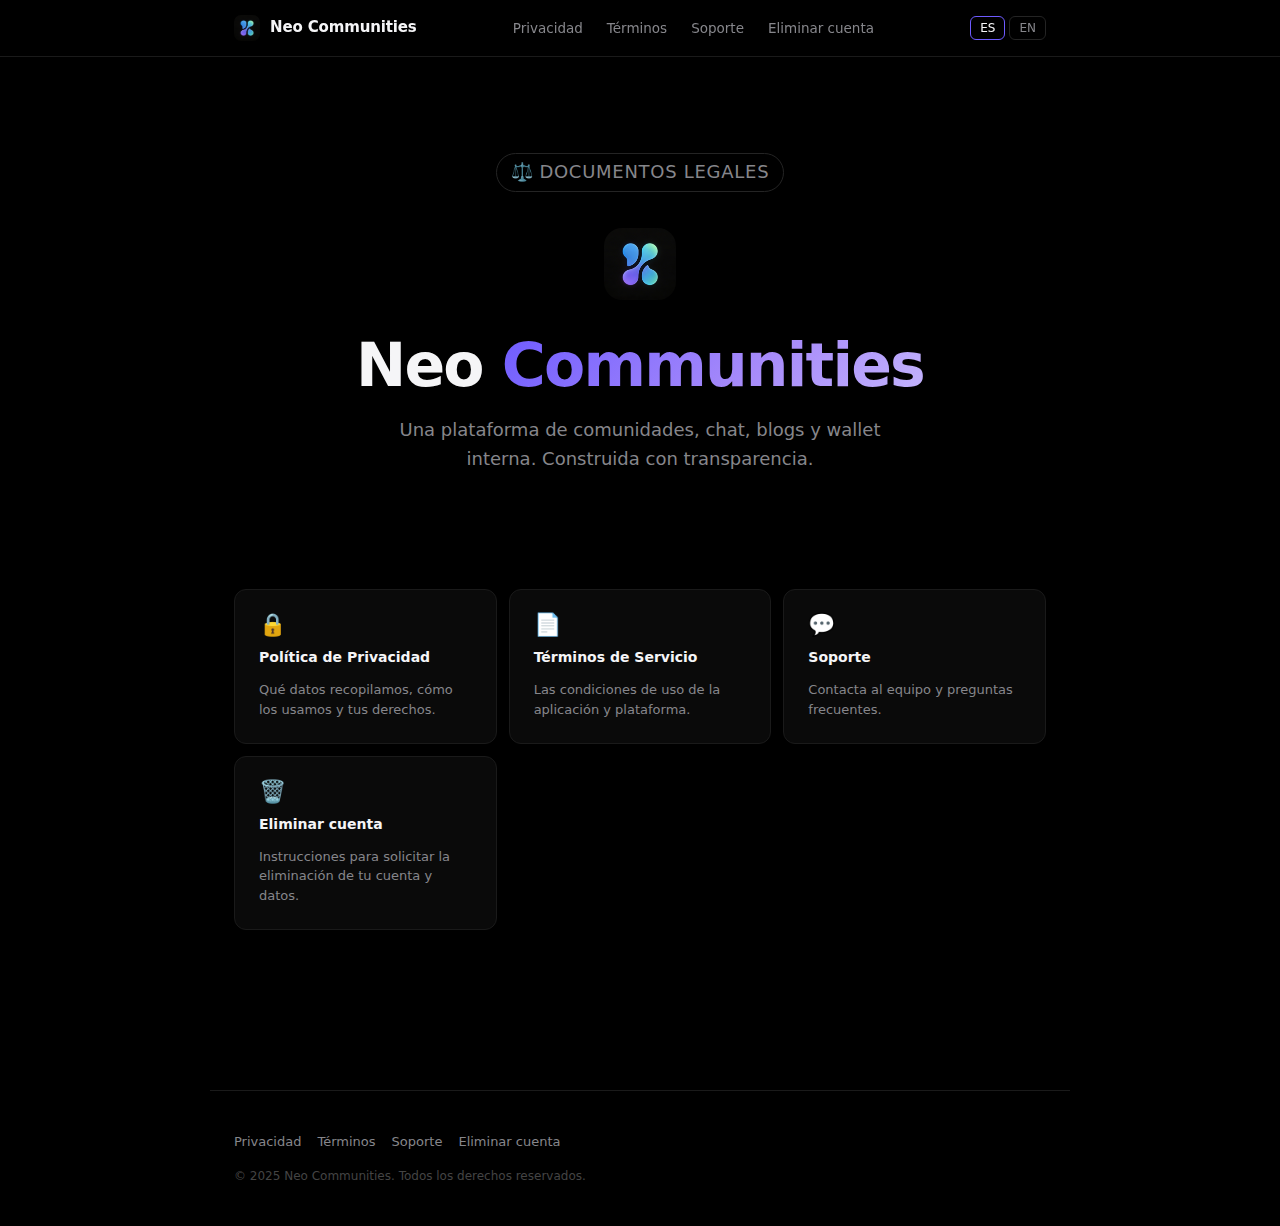
<file: index.html>
<!DOCTYPE html>
<html lang="es-419">

<head>
  <meta charset="UTF-8" />
  <meta name="viewport" content="width=device-width, initial-scale=1.0" />
  <title>Neo Communities — Información Legal</title>
  <meta name="description"
    content="Política de privacidad, términos de servicio, soporte y eliminación de cuenta para la app Neo Communities." />
  <meta name="robots" content="index, follow" />
  <link rel="canonical" href="https://neocommunities.app/" />
  <link rel="icon" href="assets/logo.png" type="image/png" />
  <link rel="stylesheet" href="assets/style.css" />
</head>

<body>

  <header class="site-header">
    <nav class="nav-inner" aria-label="Navegación principal">
      <a href="index.html" class="nav-brand" aria-label="Neo Communities inicio">
        <img src="assets/logo.png" alt="" aria-hidden="true" class="brand-logo" />
        Neo Communities
      </a>
      <div class="nav-links">
        <a href="privacy.html" data-es="Privacidad" data-en="Privacy">Privacidad</a>
        <a href="terms.html" data-es="Términos" data-en="Terms">Términos</a>
        <a href="support.html" data-es="Soporte" data-en="Support">Soporte</a>
        <a href="delete-account.html" data-es="Eliminar cuenta" data-en="Delete Account">Eliminar cuenta</a>
      </div>
      <div class="nav-lang" aria-label="Seleccionar idioma">
        <button class="lang-btn active" data-lang="es" aria-label="Español">ES</button>
        <button class="lang-btn" data-lang="en" aria-label="English">EN</button>
      </div>
      <button class="nav-hamburger" aria-label="Menú" aria-expanded="false"
        onclick="var m=document.getElementById('mob-nav');var open=m.classList.toggle('open');this.setAttribute('aria-expanded',open);">
        <span></span><span></span><span></span>
      </button>
    </nav>
  </header>
  <nav id="mob-nav" class="nav-mobile-menu" aria-label="Menú móvil">
    <a href="privacy.html" data-es="Privacidad" data-en="Privacy">Privacidad</a>
    <a href="terms.html" data-es="Términos" data-en="Terms">Términos</a>
    <a href="support.html" data-es="Soporte" data-en="Support">Soporte</a>
    <a href="delete-account.html" data-es="Eliminar cuenta" data-en="Delete Account">Eliminar cuenta</a>
  </nav>

  <main>
    <div class="site-wrapper">
      <section class="hero" aria-labelledby="hero-heading">
        <p class="hero-badge" aria-hidden="true">
          <span>⚖️</span>
          <span data-es="Documentos legales" data-en="Legal documents">Documentos legales</span>
        </p>
        <h1 id="hero-heading">
          <img src="assets/logo.png" alt="Neo Communities"
            style="width:72px;height:72px;border-radius:18px;margin-bottom:20px;"><br>
          Neo <span>Communities</span>
        </h1>
        <p data-es="Una plataforma de comunidades, chat, blogs y wallet interna. Construida con transparencia."
          data-en="A platform for communities, chat, blogs and an internal wallet. Built with transparency.">
          Una plataforma de comunidades, chat, blogs y wallet interna. Construida con transparencia.
        </p>
      </section>

      <section class="cards-grid" aria-label="Accesos rápidos">

        <a href="privacy.html" class="card-link" id="nav-privacy">
          <span class="card-icon" aria-hidden="true">🔒</span>
          <span class="card-title" data-es="Política de Privacidad" data-en="Privacy Policy">Política de
            Privacidad</span>
          <span class="card-desc" data-es="Qué datos recopilamos, cómo los usamos y tus derechos."
            data-en="What data we collect, how we use it and your rights.">Qué datos recopilamos, cómo los usamos y tus
            derechos.</span>
        </a>

        <a href="terms.html" class="card-link" id="nav-terms">
          <span class="card-icon" aria-hidden="true">📄</span>
          <span class="card-title" data-es="Términos de Servicio" data-en="Terms of Service">Términos de Servicio</span>
          <span class="card-desc" data-es="Las condiciones de uso de la aplicación y plataforma."
            data-en="The conditions of use of the application and platform.">Las condiciones de uso de la aplicación y
            plataforma.</span>
        </a>

        <a href="support.html" class="card-link" id="nav-support">
          <span class="card-icon" aria-hidden="true">💬</span>
          <span class="card-title" data-es="Soporte" data-en="Support">Soporte</span>
          <span class="card-desc" data-es="Contacta al equipo y preguntas frecuentes."
            data-en="Contact the team and frequently asked questions.">Contacta al equipo y preguntas frecuentes.</span>
        </a>

        <a href="delete-account.html" class="card-link" id="nav-delete">
          <span class="card-icon" aria-hidden="true">🗑️</span>
          <span class="card-title" data-es="Eliminar cuenta" data-en="Delete Account">Eliminar cuenta</span>
          <span class="card-desc" data-es="Instrucciones para solicitar la eliminación de tu cuenta y datos."
            data-en="Instructions to request deletion of your account and data.">Instrucciones para solicitar la
            eliminación de tu cuenta y datos.</span>
        </a>

      </section>
    </div>
  </main>

  <footer class="site-footer">
    <nav class="footer-links" aria-label="Pie de página">
      <a href="privacy.html" data-es="Privacidad" data-en="Privacy">Privacidad</a>
      <a href="terms.html" data-es="Términos" data-en="Terms">Términos</a>
      <a href="support.html" data-es="Soporte" data-en="Support">Soporte</a>
      <a href="delete-account.html" data-es="Eliminar cuenta" data-en="Delete Account">Eliminar cuenta</a>
    </nav>
    <p class="footer-copy" data-es="© 2025 Neo Communities. Todos los derechos reservados."
      data-en="© 2025 Neo Communities. All rights reserved.">
      © 2025 Neo Communities. Todos los derechos reservados.
    </p>
  </footer>

  <script src="assets/i18n.js"></script>
</body>

</html>
</file>
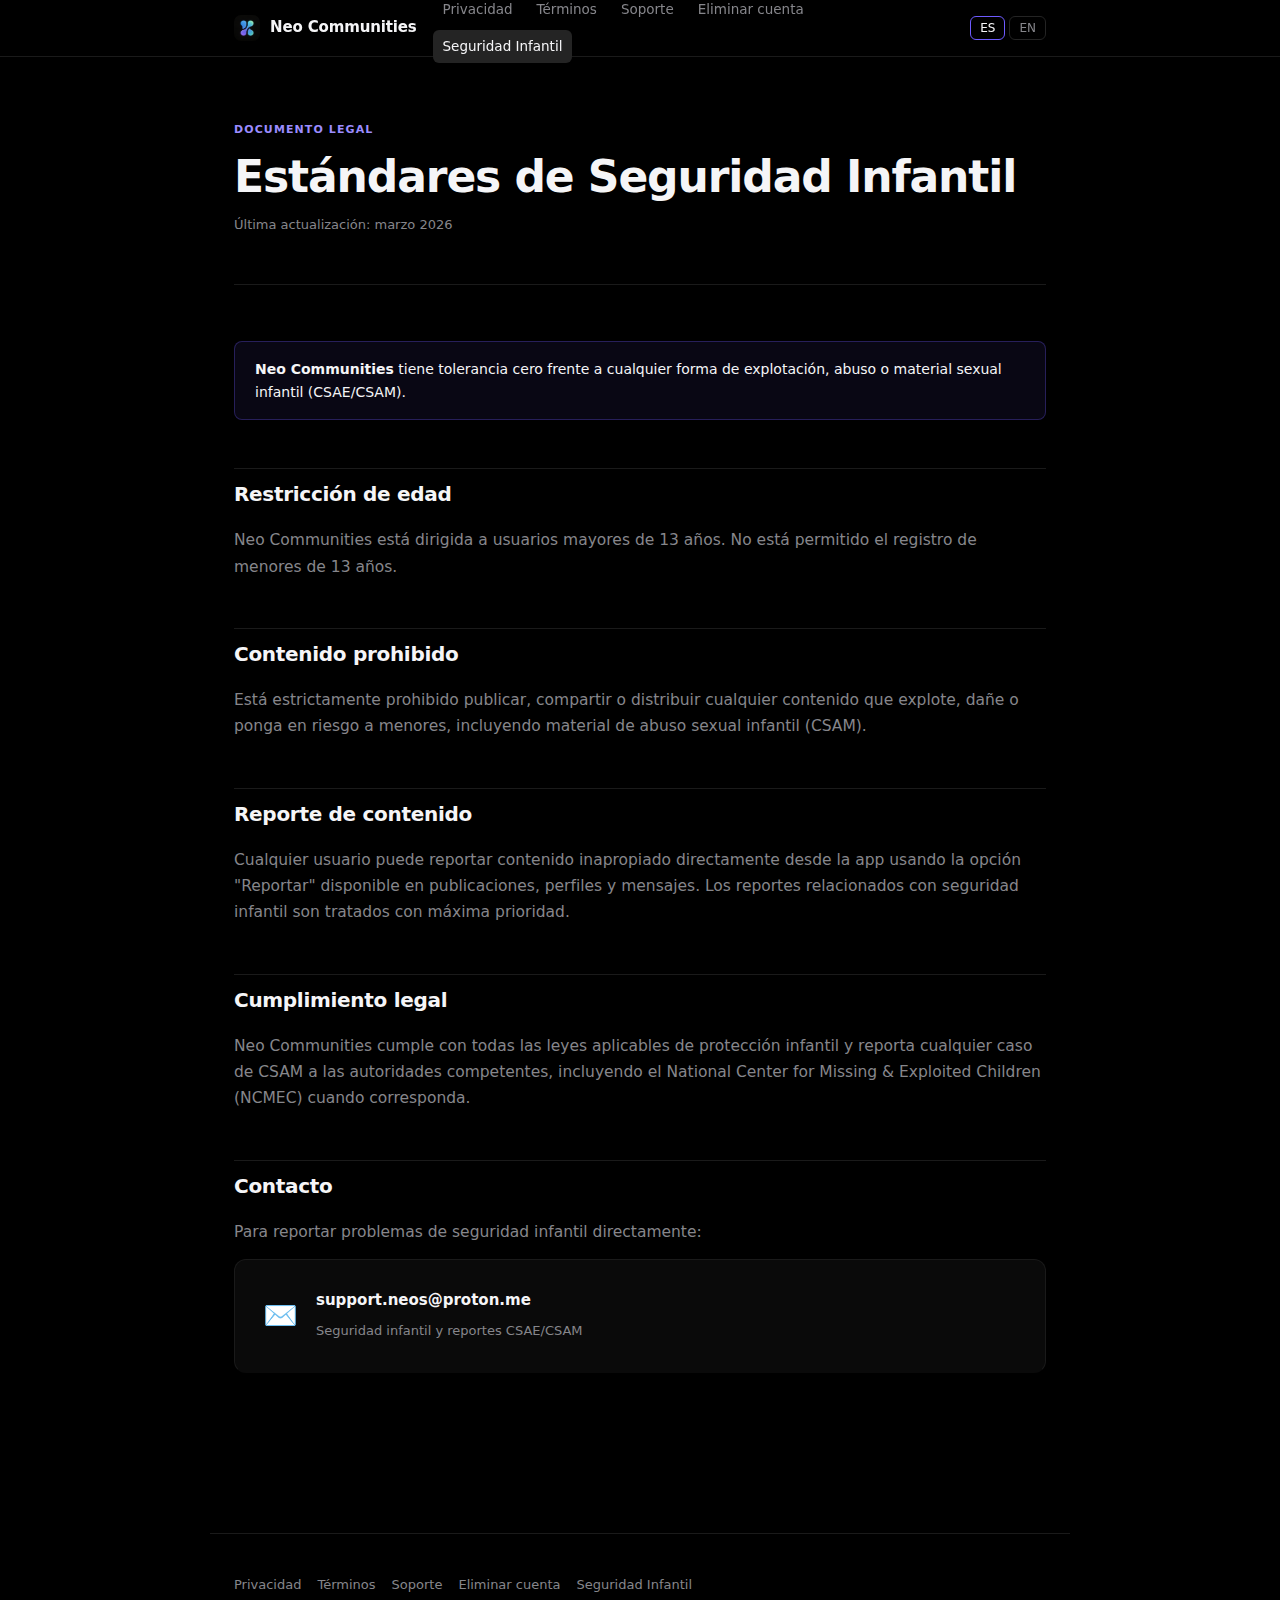
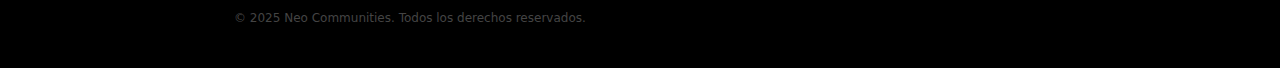
<file: child-safety.html>
<!DOCTYPE html>
<html lang="es-419">

<head>
    <meta charset="UTF-8" />
    <meta name="viewport" content="width=device-width, initial-scale=1.0" />
    <title>Seguridad Infantil — Neo Communities</title>
    <meta name="description"
        content="Estándares de seguridad infantil de Neo Communities. Tolerancia cero frente a CSAE/CSAM." />
    <meta name="robots" content="index, follow" />
    <link rel="canonical" href="https://afmile.github.io/neo-communities-legal/child-safety.html" />
    <link rel="icon" href="assets/logo.png" type="image/png" />
    <link rel="stylesheet" href="assets/style.css" />
</head>

<body>

    <header class="site-header">
        <nav class="nav-inner" aria-label="Navegación principal">
            <a href="index.html" class="nav-brand">
                <img src="assets/logo.png" alt="" aria-hidden="true" class="brand-logo" />
                Neo Communities
            </a>
            <div class="nav-links">
                <a href="privacy.html" data-es="Privacidad" data-en="Privacy">Privacidad</a>
                <a href="terms.html" data-es="Términos" data-en="Terms">Términos</a>
                <a href="support.html" data-es="Soporte" data-en="Support">Soporte</a>
                <a href="delete-account.html" data-es="Eliminar cuenta" data-en="Delete Account">Eliminar cuenta</a>
                <a href="child-safety.html" data-es="Seguridad Infantil" data-en="Child Safety">Seguridad Infantil</a>
            </div>
            <div class="nav-lang">
                <button class="lang-btn active" data-lang="es">ES</button>
                <button class="lang-btn" data-lang="en">EN</button>
            </div>
            <button class="nav-hamburger" aria-label="Menú" aria-expanded="false"
                onclick="var m=document.getElementById('mob-nav');var open=m.classList.toggle('open');this.setAttribute('aria-expanded',open);">
                <span></span><span></span><span></span>
            </button>
        </nav>
    </header>
    <nav id="mob-nav" class="nav-mobile-menu" aria-label="Menú móvil">
        <a href="privacy.html" data-es="Privacidad" data-en="Privacy">Privacidad</a>
        <a href="terms.html" data-es="Términos" data-en="Terms">Términos</a>
        <a href="support.html" data-es="Soporte" data-en="Support">Soporte</a>
        <a href="delete-account.html" data-es="Eliminar cuenta" data-en="Delete Account">Eliminar cuenta</a>
        <a href="child-safety.html" data-es="Seguridad Infantil" data-en="Child Safety">Seguridad Infantil</a>
    </nav>


    <main class="site-wrapper section">
        <div class="page-hero">
            <p class="eyebrow" data-es="Documento legal" data-en="Legal document">Documento legal</p>
            <h1 id="page-title" data-es="Estándares de Seguridad Infantil" data-en="Child Safety Standards">Estándares
                de Seguridad Infantil</h1>
            <p class="meta" data-es="Última actualización: marzo 2026" data-en="Last updated: March 2026">Última
                actualización: marzo 2026</p>
        </div>

        <article class="prose" aria-labelledby="page-title">

            <div class="info-box" role="note">
                <span
                    data-es="<strong>Neo Communities</strong> tiene tolerancia cero frente a cualquier forma de explotación, abuso o material sexual infantil (CSAE/CSAM)."
                    data-en="<strong>Neo Communities</strong> has zero tolerance for any form of exploitation, abuse or child sexual material (CSAE/CSAM).">
                    <strong>Neo Communities</strong> tiene tolerancia cero frente a cualquier forma de explotación,
                    abuso o material sexual infantil (CSAE/CSAM).
                </span>
            </div>

            <h2 data-es="Restricción de edad" data-en="Age Restriction">Restricción de edad</h2>
            <p data-es="Neo Communities está dirigida a usuarios mayores de 13 años. No está permitido el registro de menores de 13 años."
                data-en="Neo Communities is aimed at users over 13 years old. Registration of minors under 13 years old is not allowed.">
                Neo Communities está dirigida a usuarios mayores de 13 años. No está permitido el registro de menores de
                13 años.
            </p>

            <h2 data-es="Contenido prohibido" data-en="Prohibited Content">Contenido prohibido</h2>
            <p data-es="Está estrictamente prohibido publicar, compartir o distribuir cualquier contenido que explote, dañe o ponga en riesgo a menores, incluyendo material de abuso sexual infantil (CSAM)."
                data-en="It is strictly prohibited to publish, share or distribute any content that exploits, harms or endangers minors, including child sexual abuse material (CSAM).">
                Está estrictamente prohibido publicar, compartir o distribuir cualquier contenido que explote, dañe o
                ponga en riesgo a menores, incluyendo material de abuso sexual infantil (CSAM).
            </p>

            <h2 data-es="Reporte de contenido" data-en="Content Reporting">Reporte de contenido</h2>
            <p data-es="Cualquier usuario puede reportar contenido inapropiado directamente desde la app usando la opción &quot;Reportar&quot; disponible en publicaciones, perfiles y mensajes. Los reportes relacionados con seguridad infantil son tratados con máxima prioridad."
                data-en="Any user can report inappropriate content directly from the app using the &quot;Report&quot; option available on posts, profiles and messages. Reports related to child safety are treated with the highest priority.">
                Cualquier usuario puede reportar contenido inapropiado directamente desde la app usando la opción
                "Reportar" disponible en publicaciones, perfiles y mensajes. Los reportes relacionados con seguridad
                infantil son tratados con máxima prioridad.
            </p>

            <h2 data-es="Cumplimiento legal" data-en="Legal Compliance">Cumplimiento legal</h2>
            <p data-es="Neo Communities cumple con todas las leyes aplicables de protección infantil y reporta cualquier caso de CSAM a las autoridades competentes, incluyendo el National Center for Missing &amp; Exploited Children (NCMEC) cuando corresponda."
                data-en="Neo Communities complies with all applicable child protection laws and reports any CSAM cases to the competent authorities, including the National Center for Missing &amp; Exploited Children (NCMEC) when applicable.">
                Neo Communities cumple con todas las leyes aplicables de protección infantil y reporta cualquier caso de
                CSAM a las autoridades competentes, incluyendo el National Center for Missing &amp; Exploited Children
                (NCMEC) cuando corresponda.
            </p>

            <h2 data-es="Contacto" data-en="Contact">Contacto</h2>
            <p data-es="Para reportar problemas de seguridad infantil directamente:" data-en="To report child safety issues directly:">
                Para reportar problemas de seguridad infantil directamente:
            </p>
            <a href="mailto:support.neos@proton.me" class="contact-card">
                <span class="contact-icon">✉️</span>
                <div class="contact-info">
                    <strong>support.neos@proton.me</strong>
                    <span data-es="Seguridad infantil y reportes CSAE/CSAM"
                        data-en="Child safety and CSAE/CSAM reports">Seguridad infantil y reportes CSAE/CSAM</span>
                </div>
            </a>

        </article>
    </main>

    <footer class="site-footer">
        <nav class="footer-links">
            <a href="privacy.html" data-es="Privacidad" data-en="Privacy">Privacidad</a>
            <a href="terms.html" data-es="Términos" data-en="Terms">Términos</a>
            <a href="support.html" data-es="Soporte" data-en="Support">Soporte</a>
            <a href="delete-account.html" data-es="Eliminar cuenta" data-en="Delete Account">Eliminar cuenta</a>
            <a href="child-safety.html" data-es="Seguridad Infantil" data-en="Child Safety">Seguridad Infantil</a>
        </nav>
        <p class="footer-copy" data-es="© 2025 Neo Communities. Todos los derechos reservados."
            data-en="© 2025 Neo Communities. All rights reserved.">
            © 2025 Neo Communities. Todos los derechos reservados.
        </p>
    </footer>

    <script src="assets/i18n.js"></script>
</body>

</html>
</file>
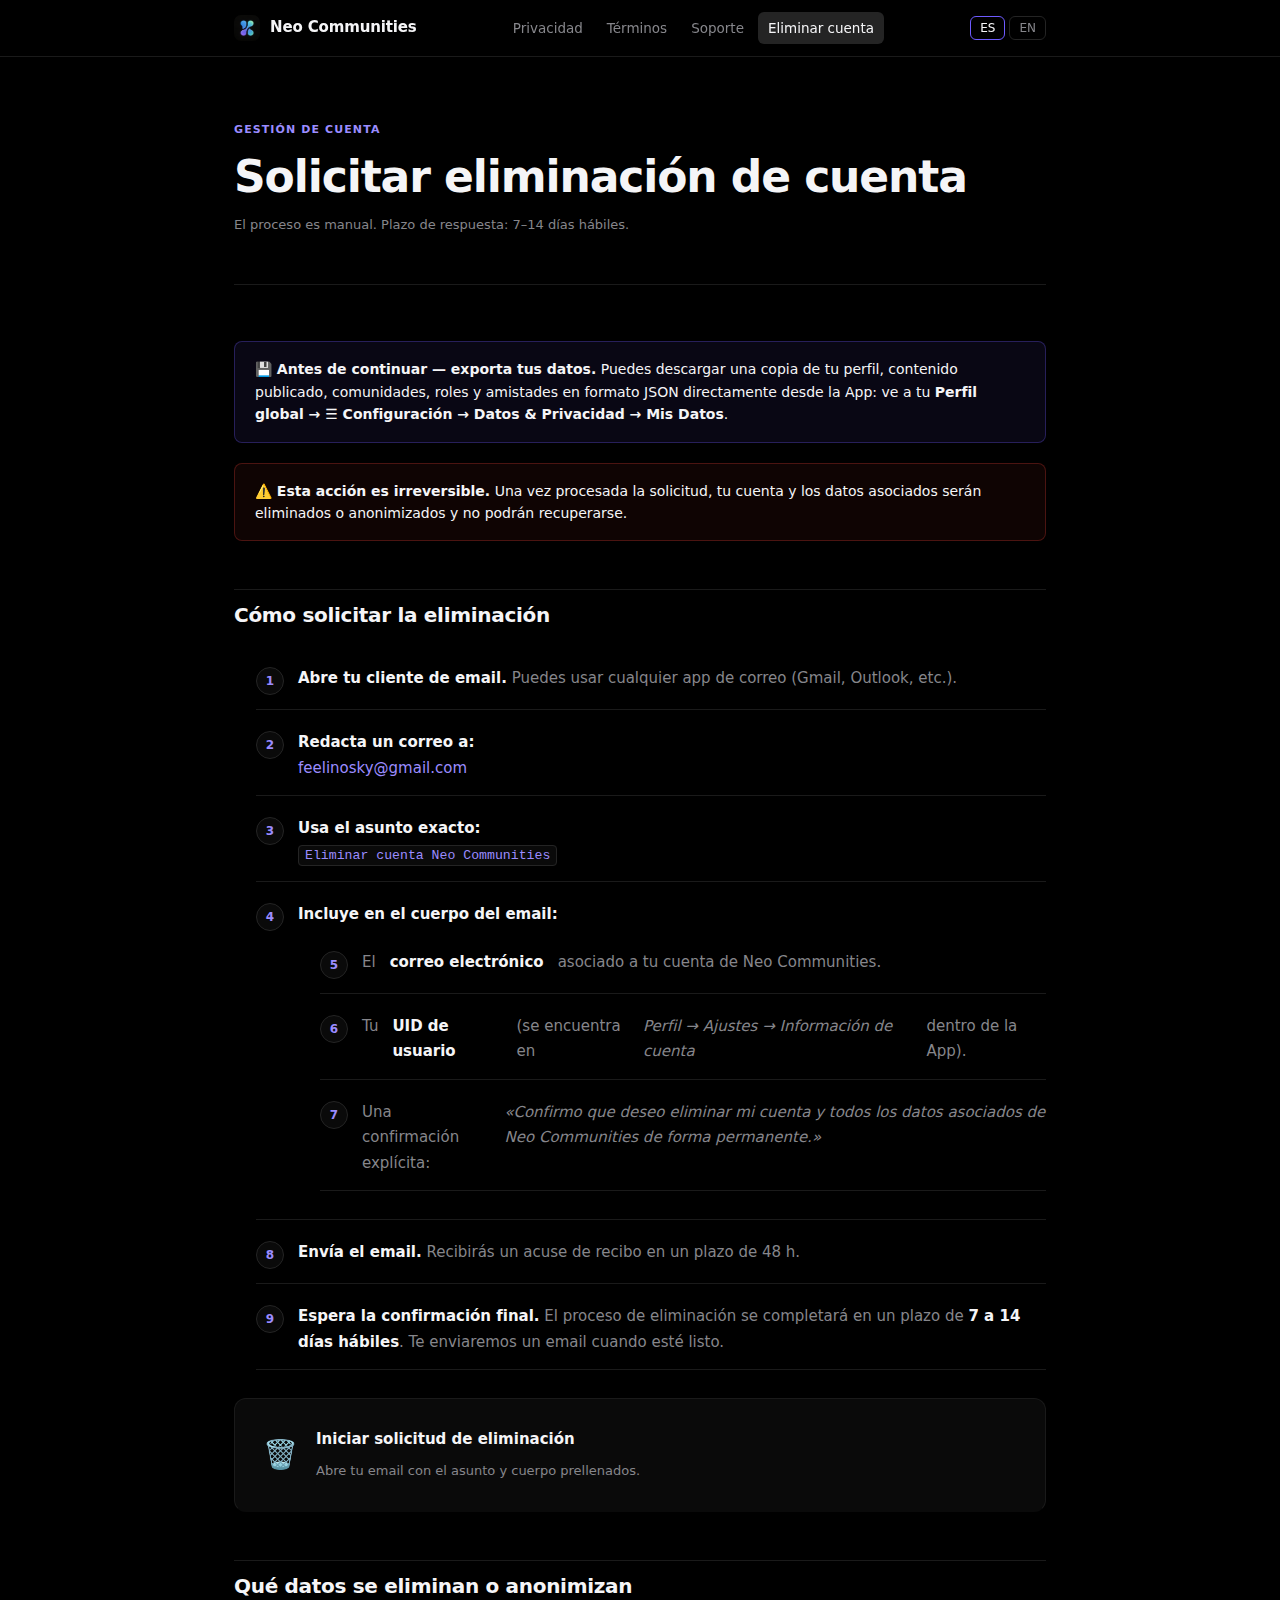
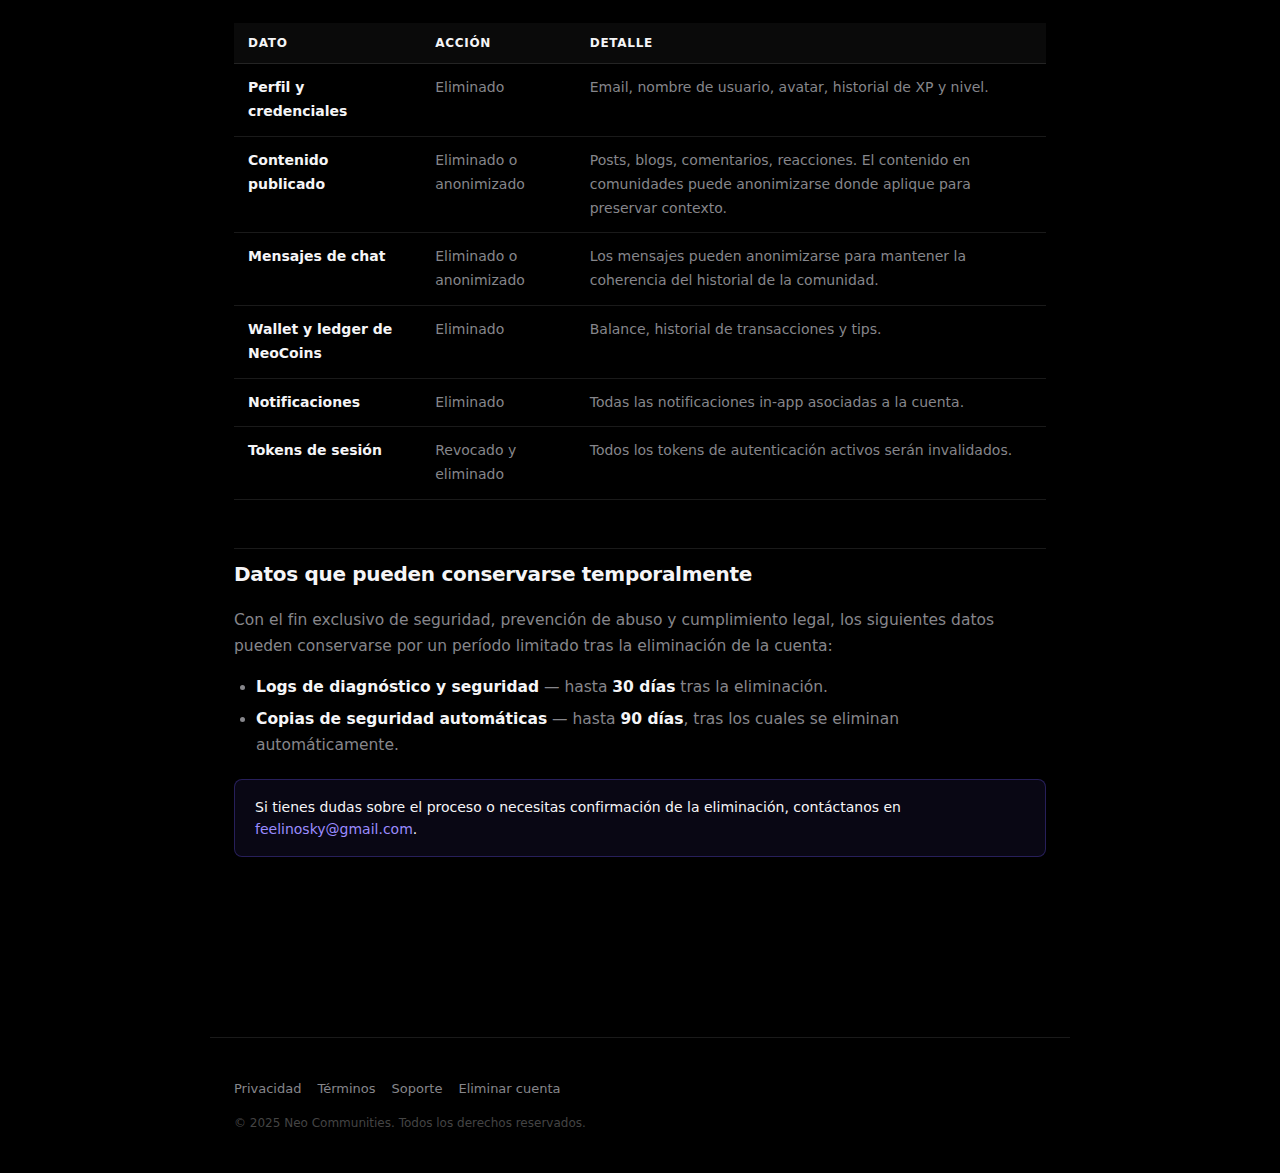
<file: delete-account.html>
<!DOCTYPE html>
<html lang="es-419">

<head>
    <meta charset="UTF-8" />
    <meta name="viewport" content="width=device-width, initial-scale=1.0" />
    <title>Eliminar cuenta — Neo Communities</title>
    <meta name="description"
        content="Instrucciones para solicitar la eliminación de tu cuenta y datos personales de Neo Communities." />
    <meta name="robots" content="index, follow" />
    <link rel="canonical" href="https://neocommunities.app/delete-account.html" />
    <link rel="icon" href="assets/logo.png" type="image/png" />
    <link rel="stylesheet" href="assets/style.css" />
</head>

<body>

    <header class="site-header">
        <nav class="nav-inner" aria-label="Navegación principal">
            <a href="index.html" class="nav-brand">
                <img src="assets/logo.png" alt="" aria-hidden="true" class="brand-logo" />
                Neo Communities
            </a>
            <div class="nav-links">
                <a href="privacy.html" data-es="Privacidad" data-en="Privacy">Privacidad</a>
                <a href="terms.html" data-es="Términos" data-en="Terms">Términos</a>
                <a href="support.html" data-es="Soporte" data-en="Support">Soporte</a>
                <a href="delete-account.html" data-es="Eliminar cuenta" data-en="Delete Account">Eliminar cuenta</a>
            </div>
            <div class="nav-lang">
                <button class="lang-btn active" data-lang="es">ES</button>
                <button class="lang-btn" data-lang="en">EN</button>
            </div>
            <button class="nav-hamburger" aria-label="Menú" aria-expanded="false"
                onclick="var m=document.getElementById('mob-nav');var open=m.classList.toggle('open');this.setAttribute('aria-expanded',open);">
                <span></span><span></span><span></span>
            </button>
        </nav>
    </header>
    <nav id="mob-nav" class="nav-mobile-menu" aria-label="Menú móvil">
        <a href="privacy.html" data-es="Privacidad" data-en="Privacy">Privacidad</a>
        <a href="terms.html" data-es="Términos" data-en="Terms">Términos</a>
        <a href="support.html" data-es="Soporte" data-en="Support">Soporte</a>
        <a href="delete-account.html" data-es="Eliminar cuenta" data-en="Delete Account">Eliminar cuenta</a>
    </nav>


    <main class="site-wrapper section">
        <div class="page-hero">
            <p class="eyebrow" data-es="Gestión de cuenta" data-en="Account management">Gestión de cuenta</p>
            <h1 id="page-title" data-es="Solicitar eliminación de cuenta" data-en="Request Account Deletion">
                Solicitar eliminación de cuenta
            </h1>
            <p class="meta" data-es="El proceso es manual. Plazo de respuesta: 7–14 días hábiles."
                data-en="The process is manual. Response time: 7–14 business days.">
                El proceso es manual. Plazo de respuesta: 7–14 días hábiles.
            </p>
        </div>

        <article class="prose" aria-labelledby="page-title">

            <div class="info-box" role="note">
                <strong data-es="💾 Antes de continuar — exporta tus datos."
                    data-en="💾 Before continuing — export your data.">
                    💾 Antes de continuar — exporta tus datos.
                </strong>
                <span
                    data-es=" Puedes descargar una copia de tu perfil, contenido publicado, comunidades, roles y amistades en formato JSON directamente desde la App: ve a tu <strong>Perfil global → ☰ Configuración → Datos &amp; Privacidad → Mis Datos</strong>."
                    data-en=" You can download a copy of your profile, published content, communities, roles and friendships in JSON format directly from the App: go to your <strong>Global profile → ☰ Settings → Data &amp; Privacy → My Data</strong>.">
                    Puedes descargar una copia de tu perfil, contenido publicado, comunidades, roles y amistades en
                    formato JSON directamente desde la App: ve a tu <strong>Perfil global → ☰ Configuración → Datos
                        &amp; Privacidad → Mis Datos</strong>.
                </span>
            </div>

            <div class="warn-box" role="alert">
                <strong data-es="⚠️ Esta acción es irreversible." data-en="⚠️ This action is irreversible.">⚠️ Esta
                    acción es irreversible.</strong>
                <span
                    data-es=" Una vez procesada la solicitud, tu cuenta y los datos asociados serán eliminados o anonimizados y no podrán recuperarse."
                    data-en=" Once the request is processed, your account and associated data will be deleted or anonymized and cannot be recovered.">
                    Una vez procesada la solicitud, tu cuenta y los datos asociados serán eliminados o anonimizados y no
                    podrán recuperarse.
                </span>
            </div>

            <!-- Steps -->
            <h2 data-es="Cómo solicitar la eliminación" data-en="How to Request Deletion">Cómo solicitar la eliminación
            </h2>

            <ol class="steps" aria-label="Pasos para eliminar la cuenta">
                <li>
                    <div>
                        <strong data-es="Abre tu cliente de email." data-en="Open your email client.">Abre tu cliente de
                            email.</strong>
                        <span data-es=" Puedes usar cualquier app de correo (Gmail, Outlook, etc.)."
                            data-en=" You can use any email app (Gmail, Outlook, etc.)."> Puedes usar cualquier app de
                            correo (Gmail, Outlook, etc.).</span>
                    </div>
                </li>
                <li>
                    <div>
                        <strong data-es="Redacta un correo a:" data-en="Compose an email to:">Redacta un correo
                            a:</strong>
                        <br>
                        <a href="mailto:feelinosky@gmail.com?subject=Eliminar%20cuenta%20Neo%20Communities"
                            id="delete-email-link">
                            feelinosky@gmail.com
                        </a>
                    </div>
                </li>
                <li>
                    <div>
                        <strong data-es="Usa el asunto exacto:" data-en="Use this exact subject:">Usa el asunto
                            exacto:</strong><br>
                        <code data-es="Eliminar cuenta Neo Communities"
                            data-en="Delete Neo Communities account">Eliminar cuenta Neo Communities</code>
                    </div>
                </li>
                <li>
                    <div>
                        <strong data-es="Incluye en el cuerpo del email:" data-en="Include in the email body:">Incluye
                            en el cuerpo del email:</strong>
                        <ul style="margin-top:8px;">
                            <li data-es="El <strong>correo electrónico</strong> asociado a tu cuenta de Neo Communities."
                                data-en="The <strong>email address</strong> associated with your Neo Communities account.">
                                El <strong>correo electrónico</strong> asociado a tu cuenta de Neo Communities.</li>
                            <li data-es="Tu <strong>UID de usuario</strong> (se encuentra en <em>Perfil → Ajustes → Información de cuenta</em> dentro de la App)."
                                data-en="Your <strong>user UID</strong> (found in Profile → Settings → Account info inside the App).">
                                Tu <strong>UID de usuario</strong> (se encuentra en <em>Perfil → Ajustes → Información
                                    de cuenta</em> dentro de la App).</li>
                            <li data-es="Una confirmación explícita: <em>«Confirmo que deseo eliminar mi cuenta y todos los datos asociados de Neo Communities de forma permanente.»</em>"
                                data-en="An explicit confirmation: <em>&quot;I confirm that I want to permanently delete my account and all associated data from Neo Communities.&quot;</em>">
                                Una confirmación explícita: <em>«Confirmo que deseo eliminar mi cuenta y todos los datos
                                    asociados de Neo Communities de forma permanente.»</em>
                            </li>
                        </ul>
                    </div>
                </li>
                <li>
                    <div>
                        <strong data-es="Envía el email." data-en="Send the email.">Envía el email.</strong>
                        <span data-es=" Recibirás un acuse de recibo en un plazo de 48 h."
                            data-en=" You will receive a receipt acknowledgment within 48 h."> Recibirás un acuse de
                            recibo en un plazo de 48 h.</span>
                    </div>
                </li>
                <li>
                    <div>
                        <strong data-es="Espera la confirmación final."
                            data-en="Wait for the final confirmation.">Espera la confirmación final.</strong>
                        <span
                            data-es=" El proceso de eliminación se completará en un plazo de <strong>7 a 14 días hábiles</strong>. Te enviaremos un email cuando esté listo."
                            data-en=" The deletion process will be completed within <strong>7 to 14 business days</strong>. We will email you when done.">
                            El proceso de eliminación se completará en un plazo de <strong>7 a 14 días hábiles</strong>.
                            Te enviaremos un email cuando esté listo.
                        </span>
                    </div>
                </li>
            </ol>

            <!-- Quick action -->
            <a href="mailto:feelinosky@gmail.com?subject=Eliminar%20cuenta%20Neo%20Communities&body=Correo%20de%20mi%20cuenta%3A%20%0AUID%20de%20usuario%3A%20%0A%0AConfirmo%20que%20deseo%20eliminar%20mi%20cuenta%20y%20todos%20los%20datos%20asociados%20de%20Neo%20Communities%20de%20forma%20permanente."
                class="contact-card" id="delete-quickaction" style="margin:28px 0;">
                <span class="contact-icon">🗑️</span>
                <div class="contact-info">
                    <strong data-es="Iniciar solicitud de eliminación" data-en="Start deletion request">Iniciar
                        solicitud de eliminación</strong>
                    <span data-es="Abre tu email con el asunto y cuerpo prellenados."
                        data-en="Opens your email with subject and body pre-filled.">Abre tu email con el asunto y
                        cuerpo prellenados.</span>
                </div>
            </a>

            <!-- What gets deleted -->
            <h2 data-es="Qué datos se eliminan o anonimizan" data-en="What Data Is Deleted or Anonymized">Qué datos se
                eliminan o anonimizan</h2>

            <table class="data-table" aria-label="Datos eliminados o anonimizados">
                <thead>
                    <tr>
                        <th data-es="Dato" data-en="Data">Dato</th>
                        <th data-es="Acción" data-en="Action">Acción</th>
                        <th data-es="Detalle" data-en="Detail">Detalle</th>
                    </tr>
                </thead>
                <tbody>
                    <tr>
                        <td><strong data-es="Perfil y credenciales" data-en="Profile and credentials">Perfil y
                                credenciales</strong></td>
                        <td data-es="Eliminado" data-en="Deleted">Eliminado</td>
                        <td data-es="Email, nombre de usuario, avatar, historial de XP y nivel."
                            data-en="Email, username, avatar, XP history and level.">Email, nombre de usuario, avatar,
                            historial de XP y nivel.</td>
                    </tr>
                    <tr>
                        <td><strong data-es="Contenido publicado" data-en="Published content">Contenido
                                publicado</strong></td>
                        <td data-es="Eliminado o anonimizado" data-en="Deleted or anonymized">Eliminado o anonimizado
                        </td>
                        <td data-es="Posts, blogs, comentarios, reacciones. El contenido en comunidades puede anonimizarse donde aplique para preservar contexto."
                            data-en="Posts, blogs, comments, reactions. Content in communities may be anonymized where applicable to preserve context.">
                            Posts, blogs, comentarios, reacciones. El contenido en comunidades puede anonimizarse donde
                            sea necesario para preservar contexto.</td>
                    </tr>
                    <tr>
                        <td><strong data-es="Mensajes de chat" data-en="Chat messages">Mensajes de chat</strong></td>
                        <td data-es="Eliminado o anonimizado" data-en="Deleted or anonymized">Eliminado o anonimizado
                        </td>
                        <td data-es="Los mensajes pueden anonimizarse para mantener la coherencia del historial de la comunidad."
                            data-en="Messages may be anonymized to maintain community history coherence.">Los mensajes
                            pueden anonimizarse para mantener la coherencia del historial de la comunidad.</td>
                    </tr>
                    <tr>
                        <td><strong data-es="Wallet y ledger de NeoCoins" data-en="NeoCoins wallet and ledger">Wallet y
                                ledger de NeoCoins</strong></td>
                        <td data-es="Eliminado" data-en="Deleted">Eliminado</td>
                        <td data-es="Balance, historial de transacciones y tips."
                            data-en="Balance, transaction history and tips.">Balance, historial de transacciones y tips.
                        </td>
                    </tr>
                    <tr>
                        <td><strong data-es="Notificaciones" data-en="Notifications">Notificaciones</strong></td>
                        <td data-es="Eliminado" data-en="Deleted">Eliminado</td>
                        <td data-es="Todas las notificaciones in-app asociadas a la cuenta."
                            data-en="All in-app notifications associated with the account.">Todas las notificaciones
                            in-app asociadas a la cuenta.</td>
                    </tr>
                    <tr>
                        <td><strong data-es="Tokens de sesión" data-en="Session tokens">Tokens de sesión</strong></td>
                        <td data-es="Revocado y eliminado" data-en="Revoked and deleted">Revocado y eliminado</td>
                        <td data-es="Todos los tokens de autenticación activos serán invalidados."
                            data-en="All active authentication tokens will be invalidated.">Todos los tokens de
                            autenticación activos serán invalidados.</td>
                    </tr>
                </tbody>
            </table>

            <!-- What is kept -->
            <h2 data-es="Datos que pueden conservarse temporalmente" data-en="Data That May Be Temporarily Retained">
                Datos que pueden conservarse temporalmente</h2>

            <p data-es="Con el fin exclusivo de seguridad, prevención de abuso y cumplimiento legal, los siguientes datos pueden conservarse por un período limitado tras la eliminación de la cuenta:"
                data-en="Solely for security, abuse prevention and legal compliance purposes, the following data may be retained for a limited period after account deletion:">
                Con el fin exclusivo de seguridad, prevención de abuso y cumplimiento legal, los siguientes datos pueden
                conservarse por un período limitado tras la eliminación de la cuenta:
            </p>
            <ul>
                <li data-es="<strong>Logs de diagnóstico y seguridad</strong> — hasta <strong>30 días</strong> tras la eliminación."
                    data-en="<strong>Diagnostic and security logs</strong> — up to <strong>30 days</strong> after deletion.">
                    <strong>Logs de diagnóstico y seguridad</strong> — hasta <strong>30 días</strong> tras la
                    eliminación.
                </li>
                <li data-es="<strong>Copias de seguridad automáticas</strong> — hasta <strong>90 días</strong>, tras los cuales se eliminan automáticamente."
                    data-en="<strong>Automatic backup copies</strong> — up to <strong>90 days</strong>, after which they are automatically deleted.">
                    <strong>Copias de seguridad automáticas</strong> — hasta <strong>90 días</strong>, tras los cuales
                    se eliminan automáticamente.
                </li>
            </ul>

            <div class="info-box" role="note">
                <span
                    data-es="Si tienes dudas sobre el proceso o necesitas confirmación de la eliminación, contáctanos en <a href='mailto:feelinosky@gmail.com'>feelinosky@gmail.com</a>."
                    data-en="If you have questions about the process or need confirmation of deletion, contact us at <a href='mailto:feelinosky@gmail.com'>feelinosky@gmail.com</a>.">
                    Si tienes dudas sobre el proceso o necesitas confirmación de la eliminación, contáctanos en <a
                        href="mailto:feelinosky@gmail.com">feelinosky@gmail.com</a>.
                </span>
            </div>

        </article>
    </main>

    <footer class="site-footer">
        <nav class="footer-links">
            <a href="privacy.html" data-es="Privacidad" data-en="Privacy">Privacidad</a>
            <a href="terms.html" data-es="Términos" data-en="Terms">Términos</a>
            <a href="support.html" data-es="Soporte" data-en="Support">Soporte</a>
            <a href="delete-account.html" data-es="Eliminar cuenta" data-en="Delete Account">Eliminar cuenta</a>
        </nav>
        <p class="footer-copy" data-es="© 2025 Neo Communities. Todos los derechos reservados."
            data-en="© 2025 Neo Communities. All rights reserved.">
            © 2025 Neo Communities. Todos los derechos reservados.
        </p>
    </footer>

    <script src="assets/i18n.js"></script>
</body>

</html>
</file>
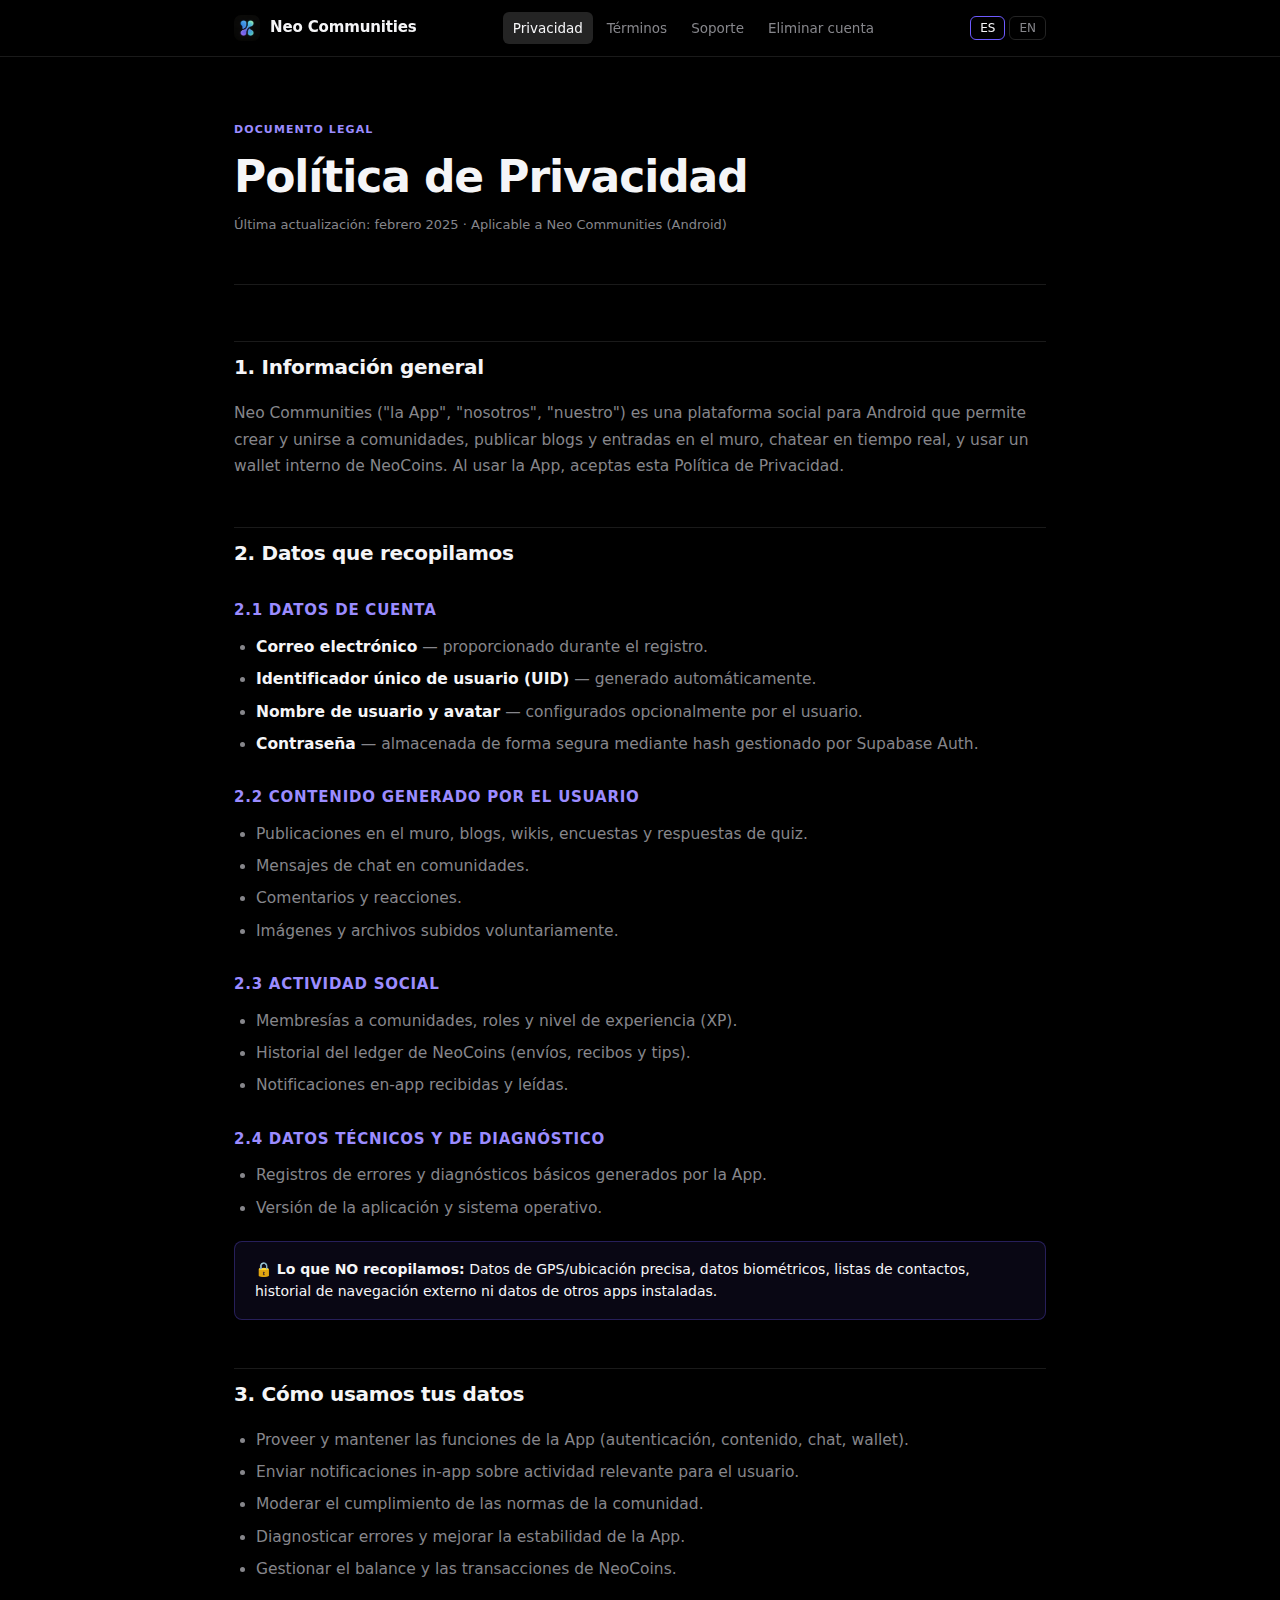
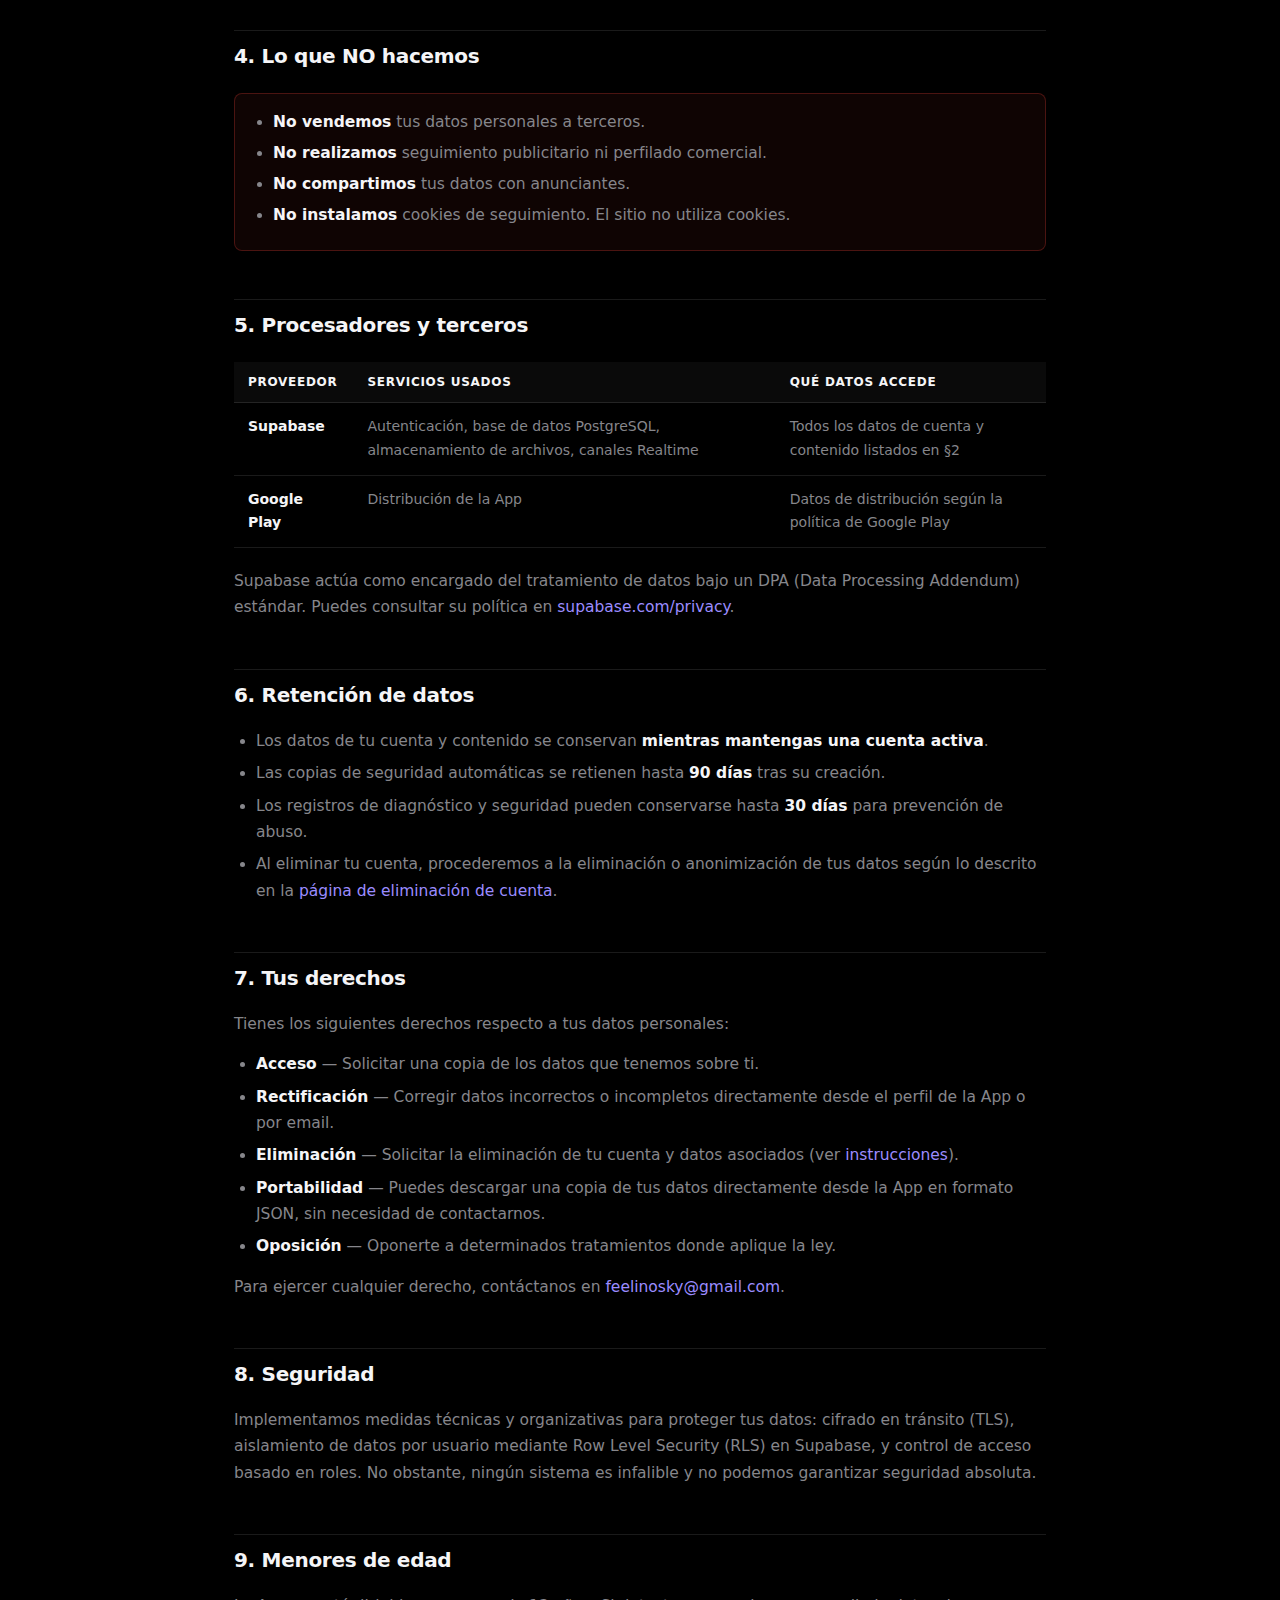
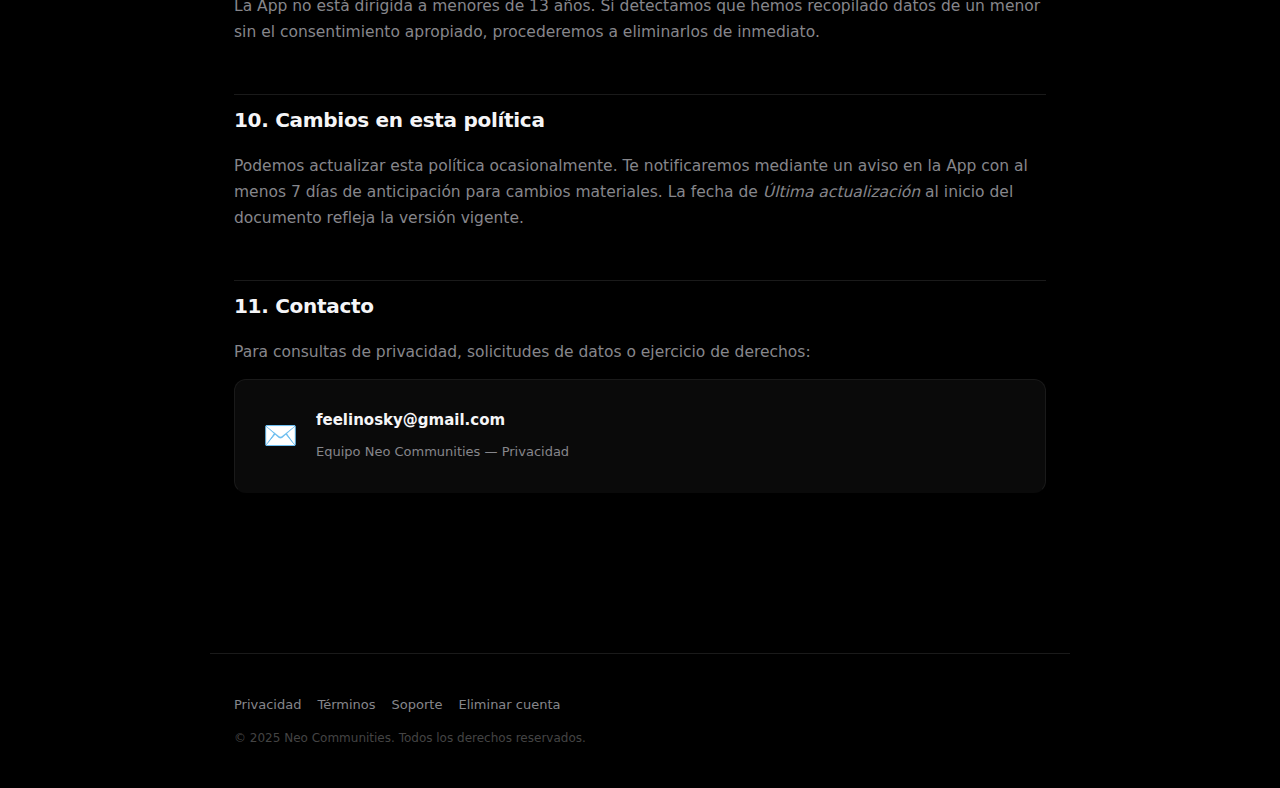
<file: privacy.html>
<!DOCTYPE html>
<html lang="es-419">

<head>
    <meta charset="UTF-8" />
    <meta name="viewport" content="width=device-width, initial-scale=1.0" />
    <title>Política de Privacidad — Neo Communities</title>
    <meta name="description"
        content="Política de privacidad de Neo Communities: qué datos recopilamos, cómo los usamos, tus derechos y cómo contactarnos." />
    <meta name="robots" content="index, follow" />
    <link rel="canonical" href="https://neocommunities.app/privacy.html" />
    <link rel="icon"
        href="data:image/svg+xml,<svg xmlns='http://www.w3.org/2000/svg' viewBox='0 0 32 32'><rect width='32' height='32' rx='8' fill='%236e5bff'/><text y='22' x='7' font-size='18' font-weight='700' fill='white' font-family='system-ui'>N</text></svg>" />
    <link rel="stylesheet" href="assets/style.css" />
</head>

<body>

    <header class="site-header">
        <nav class="nav-inner" aria-label="Navegación principal">
            <a href="index.html" class="nav-brand" aria-label="Neo Communities inicio">
                <img src="assets/logo.png" alt="" aria-hidden="true" class="brand-logo" />
                Neo Communities
            </a>
            <div class="nav-links">
                <a href="privacy.html" data-es="Privacidad" data-en="Privacy">Privacidad</a>
                <a href="terms.html" data-es="Términos" data-en="Terms">Términos</a>
                <a href="support.html" data-es="Soporte" data-en="Support">Soporte</a>
                <a href="delete-account.html" data-es="Eliminar cuenta" data-en="Delete Account">Eliminar cuenta</a>
            </div>
            <div class="nav-lang">
                <button class="lang-btn active" data-lang="es">ES</button>
                <button class="lang-btn" data-lang="en">EN</button>
            </div>
            <button class="nav-hamburger" aria-label="Menú" aria-expanded="false"
                onclick="var m=document.getElementById('mob-nav');var open=m.classList.toggle('open');this.setAttribute('aria-expanded',open);">
                <span></span><span></span><span></span>
            </button>
        </nav>
    </header>
    <nav id="mob-nav" class="nav-mobile-menu" aria-label="Menú móvil">
        <a href="privacy.html" data-es="Privacidad" data-en="Privacy">Privacidad</a>
        <a href="terms.html" data-es="Términos" data-en="Terms">Términos</a>
        <a href="support.html" data-es="Soporte" data-en="Support">Soporte</a>
        <a href="delete-account.html" data-es="Eliminar cuenta" data-en="Delete Account">Eliminar cuenta</a>
    </nav>


    <main class="site-wrapper section">

        <div class="page-hero">
            <p class="eyebrow" data-es="Documento legal" data-en="Legal document">Documento legal</p>
            <h1 id="page-title" data-es="Política de Privacidad" data-en="Privacy Policy">
                Política de Privacidad
            </h1>
            <p class="meta" data-es="Última actualización: febrero 2025 · Aplicable a Neo Communities (Android)"
                data-en="Last updated: February 2025 · Applicable to Neo Communities (Android)">
                Última actualización: febrero 2025 · Aplicable a Neo Communities (Android)
            </p>
        </div>

        <article class="prose" aria-labelledby="page-title">

            <!-- 1 -->
            <h2 data-es="1. Información general" data-en="1. General Information">1. Información general</h2>
            <p data-es="Neo Communities (&quot;la App&quot;, &quot;nosotros&quot;, &quot;nuestro&quot;) es una plataforma social para Android que permite crear y unirse a comunidades, publicar blogs y entradas en el muro, chatear en tiempo real, y usar un wallet interno de NeoCoins. Al usar la App, aceptas esta Política de Privacidad."
                data-en="Neo Communities (the &quot;App&quot;, &quot;we&quot;, &quot;our&quot;) is a social platform for Android that allows creating and joining communities, publishing blogs and wall posts, chatting in real time, and using an internal NeoCoins wallet. By using the App, you accept this Privacy Policy.">
                Neo Communities (&quot;la App&quot;, &quot;nosotros&quot;, &quot;nuestro&quot;) es una plataforma social
                para Android que permite crear y unirse a comunidades, publicar blogs y entradas en el muro, chatear en
                tiempo real, y usar un wallet interno de NeoCoins. Al usar la App, aceptas esta Política de Privacidad.
            </p>

            <!-- 2 -->
            <h2 data-es="2. Datos que recopilamos" data-en="2. Data We Collect">2. Datos que recopilamos</h2>

            <h3 data-es="2.1 Datos de cuenta" data-en="2.1 Account data">2.1 Datos de cuenta</h3>
            <ul>
                <li data-es="<strong>Correo electrónico</strong> — proporcionado durante el registro."
                    data-en="<strong>Email address</strong> — provided during registration."><strong>Correo
                        electrónico</strong> — proporcionado durante el registro.</li>
                <li data-es="<strong>Identificador único de usuario (UID)</strong> — generado automáticamente."
                    data-en="<strong>Unique user identifier (UID)</strong> — generated automatically.">
                    <strong>Identificador único de usuario (UID)</strong> — generado automáticamente.
                </li>
                <li data-es="<strong>Nombre de usuario y avatar</strong> — configurados opcionalmente por el usuario."
                    data-en="<strong>Username and avatar</strong> — optionally configured by the user."><strong>Nombre
                        de usuario y avatar</strong> — configurados opcionalmente por el usuario.</li>
                <li data-es="<strong>Contraseña</strong> — almacenada de forma segura mediante hash gestionado por Supabase Auth."
                    data-en="<strong>Password</strong> — stored securely via hash managed by Supabase Auth.">
                    <strong>Contraseña</strong> — almacenada de forma segura mediante hash gestionado por Supabase Auth.
                </li>
            </ul>

            <h3 data-es="2.2 Contenido generado por el usuario" data-en="2.2 User-generated content">2.2 Contenido
                generado por el usuario</h3>
            <ul>
                <li data-es="Publicaciones en el muro, blogs, wikis, encuestas y respuestas de quiz."
                    data-en="Wall posts, blogs, wikis, polls and quiz answers.">Publicaciones en el muro, blogs, wikis,
                    encuestas y respuestas de quiz.</li>
                <li data-es="Mensajes de chat en comunidades." data-en="Chat messages in communities.">Mensajes de chat
                    en comunidades.</li>
                <li data-es="Comentarios y reacciones." data-en="Comments and reactions.">Comentarios y reacciones.</li>
                <li data-es="Imágenes y archivos subidos voluntariamente."
                    data-en="Images and files voluntarily uploaded.">Imágenes y archivos subidos voluntariamente.</li>
            </ul>

            <h3 data-es="2.3 Actividad social" data-en="2.3 Social activity">2.3 Actividad social</h3>
            <ul>
                <li data-es="Membresías a comunidades, roles y nivel de experiencia (XP)."
                    data-en="Community memberships, roles and experience level (XP).">Membresías a comunidades, roles y
                    nivel de experiencia (XP).</li>
                <li data-es="Historial del ledger de NeoCoins (envíos, recibos y tips)."
                    data-en="NeoCoins ledger history (sends, receipts and tips).">Historial del ledger de NeoCoins
                    (envíos, recibos y tips).</li>
                <li data-es="Notificaciones en-app recibidas y leídas."
                    data-en="In-app notifications received and read.">Notificaciones en-app recibidas y leídas.</li>
            </ul>

            <h3 data-es="2.4 Datos técnicos y de diagnóstico" data-en="2.4 Technical and diagnostic data">2.4 Datos
                técnicos y de diagnóstico</h3>
            <ul>
                <li data-es="Registros de errores y diagnósticos básicos generados por la App."
                    data-en="Error logs and basic diagnostics generated by the App.">Registros de errores y diagnósticos
                    básicos generados por la App.</li>
                <li data-es="Versión de la aplicación y sistema operativo."
                    data-en="Application version and operating system.">Versión de la aplicación y sistema operativo.
                </li>
            </ul>

            <div class="info-box" role="note">
                <strong data-es="🔒 Lo que NO recopilamos:" data-en="🔒 What we do NOT collect:">🔒 Lo que NO
                    recopilamos:</strong>
                <span
                    data-es=" Datos de GPS/ubicación precisa, datos biométricos, listas de contactos, historial de navegación externo ni datos de otros apps instaladas."
                    data-en=" GPS/precise location data, biometric data, contact lists, external browsing history or data from other installed apps.">
                    Datos de GPS/ubicación precisa, datos biométricos, listas de contactos, historial de navegación
                    externo ni datos de otras apps instaladas.</span>
            </div>

            <!-- 3 -->
            <h2 data-es="3. Cómo usamos tus datos" data-en="3. How We Use Your Data">3. Cómo usamos tus datos</h2>
            <ul>
                <li data-es="Proveer y mantener las funciones de la App (autenticación, contenido, chat, wallet)."
                    data-en="Provide and maintain App features (authentication, content, chat, wallet).">Proveer y
                    mantener las funciones de la App (autenticación, contenido, chat, wallet).</li>
                <li data-es="Enviar notificaciones in-app sobre actividad relevante para el usuario."
                    data-en="Send in-app notifications about activity relevant to the user.">Enviar notificaciones
                    in-app sobre actividad relevante para el usuario.</li>
                <li data-es="Moderar el cumplimiento de las normas de la comunidad."
                    data-en="Moderate compliance with community rules.">Moderar el cumplimiento de las normas de la
                    comunidad.</li>
                <li data-es="Diagnosticar errores y mejorar la estabilidad de la App."
                    data-en="Diagnose errors and improve App stability.">Diagnosticar errores y mejorar la estabilidad
                    de la App.</li>
                <li data-es="Gestionar el balance y las transacciones de NeoCoins."
                    data-en="Manage NeoCoins balance and transactions.">Gestionar el balance y las transacciones de
                    NeoCoins.</li>
            </ul>

            <!-- 4 -->
            <h2 data-es="4. Lo que NO hacemos" data-en="4. What We Do NOT Do">4. Lo que NO hacemos</h2>
            <div class="warn-box" role="note">
                <ul style="margin:0;padding-left:18px;">
                    <li data-es="<strong>No vendemos</strong> tus datos personales a terceros."
                        data-en="<strong>We do not sell</strong> your personal data to third parties."><strong>No
                            vendemos</strong> tus datos personales a terceros.</li>
                    <li data-es="<strong>No realizamos</strong> seguimiento publicitario ni perfilado comercial."
                        data-en="<strong>We do not perform</strong> advertising tracking or commercial profiling.">
                        <strong>No realizamos</strong> seguimiento publicitario ni perfilado comercial.
                    </li>
                    <li data-es="<strong>No compartimos</strong> tus datos con anunciantes."
                        data-en="<strong>We do not share</strong> your data with advertisers."><strong>No
                            compartimos</strong> tus datos con anunciantes.</li>
                    <li data-es="<strong>No instalamos</strong> cookies de seguimiento. El sitio no utiliza cookies."
                        data-en="<strong>We do not install</strong> tracking cookies. This site does not use cookies.">
                        <strong>No instalamos</strong> cookies de seguimiento. Este sitio no utiliza cookies.
                    </li>
                </ul>
            </div>

            <!-- 5 -->
            <h2 data-es="5. Procesadores y terceros" data-en="5. Processors and Third Parties">5. Procesadores y
                terceros</h2>

            <table class="data-table" aria-label="Procesadores de datos">
                <thead>
                    <tr>
                        <th data-es="Proveedor" data-en="Provider">Proveedor</th>
                        <th data-es="Servicios usados" data-en="Services used">Servicios usados</th>
                        <th data-es="Qué datos accede" data-en="Data accessed">Qué datos accede</th>
                    </tr>
                </thead>
                <tbody>
                    <tr>
                        <td><strong>Supabase</strong></td>
                        <td data-es="Autenticación, base de datos PostgreSQL, almacenamiento de archivos, canales Realtime"
                            data-en="Authentication, PostgreSQL database, file storage, Realtime channels">
                            Autenticación, base de datos PostgreSQL, almacenamiento de archivos, canales Realtime</td>
                        <td data-es="Todos los datos de cuenta y contenido listados en §2"
                            data-en="All account and content data listed in §2">Todos los datos de cuenta y contenido
                            listados en §2</td>
                    </tr>
                    <tr>
                        <td><strong>Google Play</strong></td>
                        <td data-es="Distribución de la App" data-en="App distribution">Distribución de la App</td>
                        <td data-es="Datos de distribución según la política de Google Play"
                            data-en="Distribution data per Google Play policy">Datos de distribución según la política
                            de Google Play</td>
                    </tr>
                </tbody>
            </table>

            <p data-es="Supabase actúa como encargado del tratamiento de datos bajo un DPA (Data Processing Addendum) estándar. Puedes consultar su política en <a href='https://supabase.com/privacy' target='_blank' rel='noopener'>supabase.com/privacy</a>."
                data-en="Supabase acts as a data processor under a standard DPA (Data Processing Addendum). You may review their policy at <a href='https://supabase.com/privacy' target='_blank' rel='noopener'>supabase.com/privacy</a>.">
                Supabase actúa como encargado del tratamiento de datos bajo un DPA (Data Processing Addendum) estándar.
                Puedes consultar su política en <a href="https://supabase.com/privacy" target="_blank"
                    rel="noopener">supabase.com/privacy</a>.
            </p>

            <!-- 6 -->
            <h2 data-es="6. Retención de datos" data-en="6. Data Retention">6. Retención de datos</h2>
            <ul>
                <li data-es="Los datos de tu cuenta y contenido se conservan <strong>mientras mantengas una cuenta activa</strong>."
                    data-en="Your account data and content is retained <strong>for as long as you have an active account</strong>.">
                    Los datos de tu cuenta y contenido se conservan <strong>mientras mantengas una cuenta
                        activa</strong>.</li>
                <li data-es="Las copias de seguridad automáticas se retienen hasta <strong>90 días</strong> tras su creación."
                    data-en="Automatic backups are retained for up to <strong>90 days</strong> after creation.">Las
                    copias de seguridad automáticas se retienen hasta <strong>90 días</strong> tras su creación.</li>
                <li data-es="Los registros de diagnóstico y seguridad pueden conservarse hasta <strong>30 días</strong> para prevención de abuso."
                    data-en="Diagnostic and security logs may be retained for up to <strong>30 days</strong> for abuse prevention.">
                    Los registros de diagnóstico y seguridad pueden conservarse hasta <strong>30 días</strong> para
                    prevención de abuso.</li>
                <li data-es="Al eliminar tu cuenta, procederemos a la eliminación o anonimización de tus datos según lo descrito en la <a href='delete-account.html'>página de eliminación de cuenta</a>."
                    data-en="Upon account deletion, we will proceed to delete or anonymize your data as described on the <a href='delete-account.html'>account deletion page</a>.">
                    Al eliminar tu cuenta, procederemos a la eliminación o anonimización de tus datos según lo descrito
                    en la <a href="delete-account.html">página de eliminación de cuenta</a>.</li>
            </ul>

            <!-- 7 -->
            <h2 data-es="7. Tus derechos" data-en="7. Your Rights">7. Tus derechos</h2>
            <p data-es="Tienes los siguientes derechos respecto a tus datos personales:"
                data-en="You have the following rights regarding your personal data:">
                Tienes los siguientes derechos respecto a tus datos personales:
            </p>
            <ul>
                <li data-es="<strong>Acceso</strong> — Solicitar una copia de los datos que tenemos sobre ti."
                    data-en="<strong>Access</strong> — Request a copy of the data we hold about you.">
                    <strong>Acceso</strong> — Solicitar una copia de los datos que tenemos sobre ti.
                </li>
                <li data-es="<strong>Rectificación</strong> — Corregir datos incorrectos o incompletos directamente desde el perfil de la App o por email."
                    data-en="<strong>Rectification</strong> — Correct incorrect or incomplete data directly from the App profile or by email.">
                    <strong>Rectificación</strong> — Corregir datos incorrectos o incompletos directamente desde el
                    perfil de la App o por email.
                </li>
                <li data-es="<strong>Eliminación</strong> — Solicitar la eliminación de tu cuenta y datos asociados (ver <a href='delete-account.html'>instrucciones</a>)."
                    data-en="<strong>Deletion</strong> — Request deletion of your account and associated data (see <a href='delete-account.html'>instructions</a>).">
                    <strong>Eliminación</strong> — Solicitar la eliminación de tu cuenta y datos asociados (ver <a
                        href="delete-account.html">instrucciones</a>).
                </li>
                <li data-es="<strong>Portabilidad</strong> — Puedes descargar una copia de tus datos directamente desde la App en formato JSON, sin necesidad de contactarnos."
                    data-en="<strong>Portability</strong> — You can download a copy of your data directly from the App in JSON format, without needing to contact us.">
                    <strong>Portabilidad</strong> — Puedes descargar una copia de tus datos directamente desde la App en
                    formato JSON, sin necesidad de contactarnos.
                    <ul style="margin-top:8px;margin-bottom:0;">
                        <li data-es="<strong>Qué incluye:</strong> perfil global, contenido publicado, comunidades y roles, amistades."
                            data-en="<strong>Includes:</strong> global profile, published content, communities and roles, friendships.">
                            <strong>Qué incluye:</strong> perfil global, contenido publicado, comunidades y roles,
                            amistades.
                        </li>
                        <li data-es="<strong>Formato:</strong> JSON (actualmente)."
                            data-en="<strong>Format:</strong> JSON (currently).">
                            <strong>Formato:</strong> JSON (actualmente).
                        </li>
                        <li data-es="<strong>Cómo acceder:</strong> Perfil global → ☰ Configuración → Datos &amp; Privacidad → Mis Datos."
                            data-en="<strong>How to access:</strong> Global profile → ☰ Settings → Data &amp; Privacy → My Data.">
                            <strong>Cómo acceder:</strong> Perfil global → ☰ Configuración → Datos &amp; Privacidad →
                            Mis Datos.
                        </li>
                    </ul>
                </li>
                <li data-es="<strong>Oposición</strong> — Oponerte a determinados tratamientos donde aplique la ley."
                    data-en="<strong>Objection</strong> — Object to certain data processing where permitted by law.">
                    <strong>Oposición</strong> — Oponerte a determinados tratamientos donde aplique la ley.
                </li>
            </ul>
            <p data-es="Para ejercer cualquier derecho, contáctanos en <a href='mailto:feelinosky@gmail.com'>feelinosky@gmail.com</a>."
                data-en="To exercise any right, contact us at <a href='mailto:feelinosky@gmail.com'>feelinosky@gmail.com</a>.">
                Para ejercer cualquier derecho, contáctanos en <a
                    href="mailto:feelinosky@gmail.com">feelinosky@gmail.com</a>.
            </p>

            <!-- 8 -->
            <h2 data-es="8. Seguridad" data-en="8. Security">8. Seguridad</h2>
            <p data-es="Implementamos medidas técnicas y organizativas para proteger tus datos: cifrado en tránsito (TLS), aislamiento de datos por usuario mediante Row Level Security (RLS) en Supabase, y control de acceso basado en roles. No obstante, ningún sistema es infalible y no podemos garantizar seguridad absoluta."
                data-en="We implement technical and organizational measures to protect your data: encryption in transit (TLS), per-user data isolation via Row Level Security (RLS) in Supabase, and role-based access control. However, no system is infallible and we cannot guarantee absolute security.">
                Implementamos medidas técnicas y organizativas para proteger tus datos: cifrado en tránsito (TLS),
                aislamiento de datos por usuario mediante Row Level Security (RLS) en Supabase, y control de acceso
                basado en roles. No obstante, ningún sistema es infalible y no podemos garantizar seguridad absoluta.
            </p>

            <!-- 9 -->
            <h2 data-es="9. Menores de edad" data-en="9. Minors">9. Menores de edad</h2>
            <p data-es="La App no está dirigida a menores de 13 años. Si detectamos que hemos recopilado datos de un menor sin el consentimiento apropiado, procederemos a eliminarlos de inmediato."
                data-en="The App is not intended for children under 13. If we detect that we have collected data from a minor without appropriate consent, we will delete it immediately.">
                La App no está dirigida a menores de 13 años. Si detectamos que hemos recopilado datos de un menor sin
                el consentimiento apropiado, procederemos a eliminarlos de inmediato.
            </p>

            <!-- 10 -->
            <h2 data-es="10. Cambios en esta política" data-en="10. Changes to This Policy">10. Cambios en esta política
            </h2>
            <p data-es="Podemos actualizar esta política ocasionalmente. Te notificaremos mediante un aviso en la App con al menos 7 días de anticipación para cambios materiales. La fecha de <em>Última actualización</em> al inicio del documento refleja la versión vigente."
                data-en="We may occasionally update this policy. We will notify you via an in-app notice at least 7 days in advance for material changes. The <em>Last updated</em> date at the top reflects the current version.">
                Podemos actualizar esta política ocasionalmente. Te notificaremos mediante un aviso en la App con al
                menos 7 días de anticipación para cambios materiales. La fecha de <em>Última actualización</em> al
                inicio del documento refleja la versión vigente.
            </p>

            <!-- 11 -->
            <h2 data-es="11. Contacto" data-en="11. Contact">11. Contacto</h2>
            <p data-es="Para consultas de privacidad, solicitudes de datos o ejercicio de derechos:"
                data-en="For privacy inquiries, data requests or exercise of rights:">
                Para consultas de privacidad, solicitudes de datos o ejercicio de derechos:
            </p>
            <a href="mailto:feelinosky@gmail.com" class="contact-card" id="privacy-contact"
                aria-label="Enviar email de privacidad">
                <span class="contact-icon" aria-hidden="true">✉️</span>
                <div class="contact-info">
                    <strong>feelinosky@gmail.com</strong>
                    <span data-es="Equipo Neo Communities — Privacidad" data-en="Neo Communities Team — Privacy">Equipo
                        Neo Communities — Privacidad</span>
                </div>
            </a>

        </article>
    </main>

    <footer class="site-footer">
        <nav class="footer-links" aria-label="Pie de página">
            <a href="privacy.html" data-es="Privacidad" data-en="Privacy">Privacidad</a>
            <a href="terms.html" data-es="Términos" data-en="Terms">Términos</a>
            <a href="support.html" data-es="Soporte" data-en="Support">Soporte</a>
            <a href="delete-account.html" data-es="Eliminar cuenta" data-en="Delete Account">Eliminar cuenta</a>
        </nav>
        <p class="footer-copy" data-es="© 2025 Neo Communities. Todos los derechos reservados."
            data-en="© 2025 Neo Communities. All rights reserved.">
            © 2025 Neo Communities. Todos los derechos reservados.
        </p>
    </footer>

    <script src="assets/i18n.js"></script>
</body>

</html>
</file>
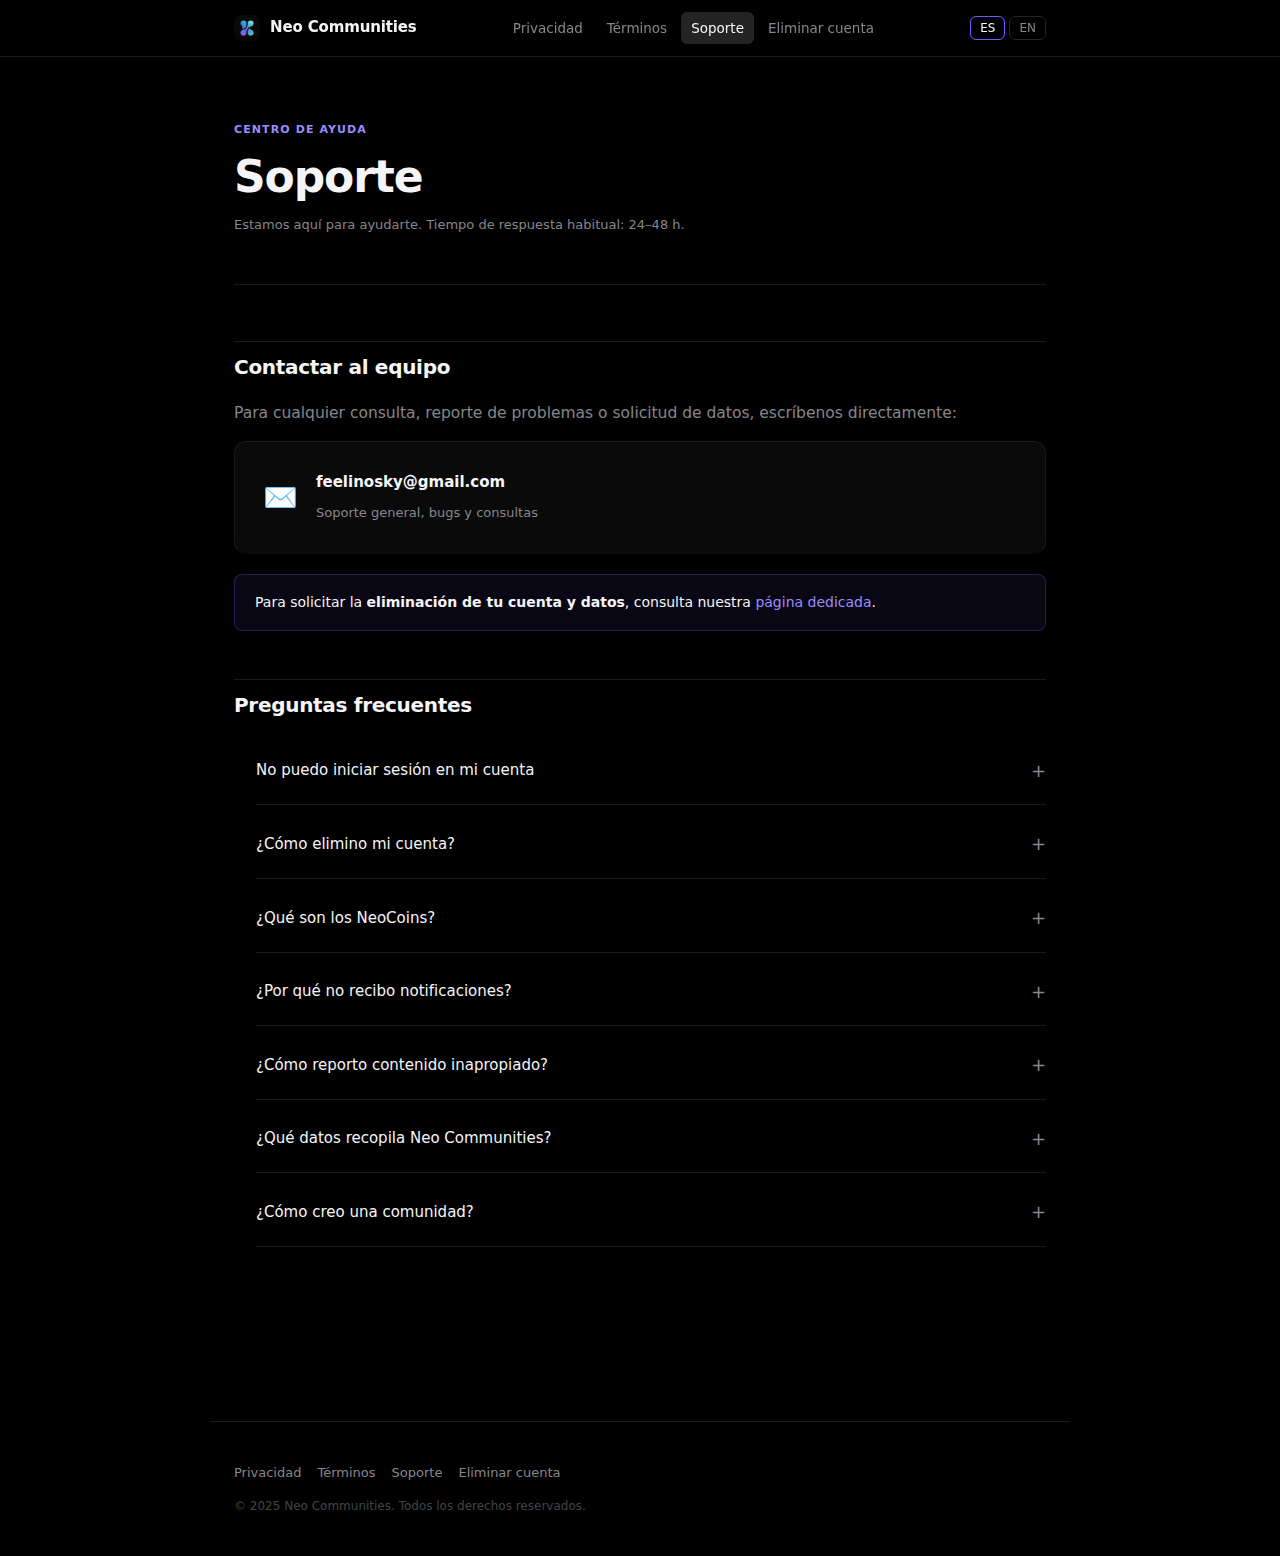
<file: support.html>
<!DOCTYPE html>
<html lang="es-419">

<head>
    <meta charset="UTF-8" />
    <meta name="viewport" content="width=device-width, initial-scale=1.0" />
    <title>Soporte — Neo Communities</title>
    <meta name="description"
        content="Centro de soporte de Neo Communities. Contacta al equipo y consulta las preguntas frecuentes." />
    <meta name="robots" content="index, follow" />
    <link rel="canonical" href="https://neocommunities.app/support.html" />
    <link rel="icon" href="assets/logo.png" type="image/png" />
    <link rel="stylesheet" href="assets/style.css" />
</head>

<body>

    <header class="site-header">
        <nav class="nav-inner" aria-label="Navegación principal">
            <a href="index.html" class="nav-brand">
                <img src="assets/logo.png" alt="" aria-hidden="true" class="brand-logo" />
                Neo Communities
            </a>
            <div class="nav-links">
                <a href="privacy.html" data-es="Privacidad" data-en="Privacy">Privacidad</a>
                <a href="terms.html" data-es="Términos" data-en="Terms">Términos</a>
                <a href="support.html" data-es="Soporte" data-en="Support">Soporte</a>
                <a href="delete-account.html" data-es="Eliminar cuenta" data-en="Delete Account">Eliminar cuenta</a>
            </div>
            <div class="nav-lang">
                <button class="lang-btn active" data-lang="es">ES</button>
                <button class="lang-btn" data-lang="en">EN</button>
            </div>
            <button class="nav-hamburger" aria-label="Menú" aria-expanded="false"
                onclick="var m=document.getElementById('mob-nav');var open=m.classList.toggle('open');this.setAttribute('aria-expanded',open);">
                <span></span><span></span><span></span>
            </button>
        </nav>
    </header>
    <nav id="mob-nav" class="nav-mobile-menu" aria-label="Menú móvil">
        <a href="privacy.html" data-es="Privacidad" data-en="Privacy">Privacidad</a>
        <a href="terms.html" data-es="Términos" data-en="Terms">Términos</a>
        <a href="support.html" data-es="Soporte" data-en="Support">Soporte</a>
        <a href="delete-account.html" data-es="Eliminar cuenta" data-en="Delete Account">Eliminar cuenta</a>
    </nav>


    <main class="site-wrapper section">
        <div class="page-hero">
            <p class="eyebrow" data-es="Centro de ayuda" data-en="Help Center">Centro de ayuda</p>
            <h1 id="page-title" data-es="Soporte" data-en="Support">Soporte</h1>
            <p class="meta" data-es="Estamos aquí para ayudarte. Tiempo de respuesta habitual: 24–48 h."
                data-en="We're here to help. Typical response time: 24–48 h.">
                Estamos aquí para ayudarte. Tiempo de respuesta habitual: 24–48 h.
            </p>
        </div>

        <article class="prose" aria-labelledby="page-title">

            <!-- Contact -->
            <h2 data-es="Contactar al equipo" data-en="Contact the Team">Contactar al equipo</h2>
            <p data-es="Para cualquier consulta, reporte de problemas o solicitud de datos, escríbenos directamente:"
                data-en="For any inquiry, problem report or data request, write to us directly:">
                Para cualquier consulta, reporte de problemas o solicitud de datos, escríbenos directamente:
            </p>

            <a href="mailto:feelinosky@gmail.com" class="contact-card" id="support-email" style="margin-bottom:12px;">
                <span class="contact-icon">✉️</span>
                <div class="contact-info">
                    <strong>feelinosky@gmail.com</strong>
                    <span data-es="Soporte general, bugs y consultas"
                        data-en="General support, bugs and inquiries">Soporte general, bugs y consultas</span>
                </div>
            </a>

            <div class="info-box" role="note">
                <span
                    data-es="Para solicitar la <strong>eliminación de tu cuenta y datos</strong>, consulta nuestra <a href='delete-account.html'>página dedicada</a>."
                    data-en="To request <strong>account and data deletion</strong>, see our <a href='delete-account.html'>dedicated page</a>.">
                    Para solicitar la <strong>eliminación de tu cuenta y datos</strong>, consulta nuestra <a
                        href="delete-account.html">página dedicada</a>.
                </span>
            </div>

            <!-- FAQ -->
            <h2 data-es="Preguntas frecuentes" data-en="Frequently Asked Questions">Preguntas frecuentes</h2>

            <ul class="faq-list" role="list">

                <li>
                    <details id="faq-login">
                        <summary data-es="No puedo iniciar sesión en mi cuenta" data-en="I can't log in to my account">
                            No puedo iniciar sesión en mi cuenta
                        </summary>
                        <div class="faq-body">
                            <p data-es="Prueba lo siguiente: (1) verifica que tu correo y contraseña sean correctos; (2) usa la opción <em>Olvidé mi contraseña</em> para recibir un email de restablecimiento; (3) revisa que tengas conexión a internet estable. Si el problema persiste, escríbenos con tu correo registrado."
                                data-en="Try the following: (1) verify your email and password are correct; (2) use the Forgot Password option to receive a reset email; (3) verify you have a stable internet connection. If the problem persists, contact us with your registered email.">
                                Prueba lo siguiente: (1) verifica que tu correo y contraseña sean correctos; (2) usa la
                                opción <em>Olvidé mi contraseña</em> para recibir un email de restablecimiento; (3)
                                revisa que tengas conexión a internet estable. Si el problema persiste, escríbenos con
                                tu correo registrado.
                            </p>
                        </div>
                    </details>
                </li>

                <li>
                    <details id="faq-delete">
                        <summary data-es="¿Cómo elimino mi cuenta?" data-en="How do I delete my account?">
                            ¿Cómo elimino mi cuenta?
                        </summary>
                        <div class="faq-body">
                            <p data-es="Consulta nuestra <a href='delete-account.html'>página de eliminación de cuenta</a> para ver el proceso paso a paso. Por el momento, la eliminación es manual y se procesa en un plazo de 7 a 14 días hábiles."
                                data-en="See our <a href='delete-account.html'>account deletion page</a> for the step-by-step process. Currently, deletion is manual and processed within 7 to 14 business days.">
                                Consulta nuestra <a href="delete-account.html">página de eliminación de cuenta</a> para
                                el proceso paso a paso. La eliminación es manual y se procesa en 7–14 días hábiles.
                            </p>
                        </div>
                    </details>
                </li>

                <li>
                    <details id="faq-neocoin">
                        <summary data-es="¿Qué son los NeoCoins?" data-en="What are NeoCoins?">
                            ¿Qué son los NeoCoins?
                        </summary>
                        <div class="faq-body">
                            <p data-es="Los NeoCoins son una moneda virtual interna de Neo Communities. Se pueden usar para enviar propinas (tips) a otros usuarios por su contenido. No tienen valor monetario real fuera de la plataforma y no se pueden cambiar por dinero."
                                data-en="NeoCoins are an internal virtual currency of Neo Communities. They can be used to send tips to other users for their content. They have no real monetary value outside the platform and cannot be exchanged for money.">
                                Los NeoCoins son una moneda virtual interna de Neo Communities. Se pueden usar para
                                enviar propinas (tips) a otros usuarios por su contenido. No tienen valor monetario real
                                fuera de la plataforma y no se pueden cambiar por dinero.
                            </p>
                        </div>
                    </details>
                </li>

                <li>
                    <details id="faq-notifications">
                        <summary data-es="¿Por qué no recibo notificaciones?"
                            data-en="Why am I not receiving notifications?">
                            ¿Por qué no recibo notificaciones?
                        </summary>
                        <div class="faq-body">
                            <p data-es="Las notificaciones en Neo Communities son in-app (dentro de la aplicación). Asegúrate de tener la App abierta o en segundo plano. Si ajustaste los permisos de notificación del dispositivo, verifica los ajustes en <em>Configuración → Notificaciones</em> de tu Android."
                                data-en="Notifications in Neo Communities are in-app (inside the application). Make sure the App is open or running in the background. If you adjusted device notification permissions, check the settings in Android Settings → Notifications.">
                                Las notificaciones en Neo Communities son in-app (dentro de la aplicación). Asegúrate de
                                tener la App abierta o en segundo plano y revisa la configuración de notificaciones de
                                tu dispositivo.
                            </p>
                        </div>
                    </details>
                </li>

                <li>
                    <details id="faq-content">
                        <summary data-es="¿Cómo reporto contenido inapropiado?"
                            data-en="How do I report inappropriate content?">
                            ¿Cómo reporto contenido inapropiado?
                        </summary>
                        <div class="faq-body">
                            <p data-es="Dentro de la App puedes usar el botón de reportar disponible en cada publicación, comentario o perfil. El equipo de moderación revisará tu reporte. También puedes enviarnos un email con el detalle del contenido."
                                data-en="Within the App you can use the report button available on each post, comment or profile. The moderation team will review your report. You can also email us with content details.">
                                Dentro de la App puedes usar el botón de reportar disponible en cada publicación,
                                comentario o perfil. El equipo de moderación revisará tu reporte.
                            </p>
                        </div>
                    </details>
                </li>

                <li>
                    <details id="faq-data">
                        <summary data-es="¿Qué datos recopila Neo Communities?"
                            data-en="What data does Neo Communities collect?">
                            ¿Qué datos recopila Neo Communities?
                        </summary>
                        <div class="faq-body">
                            <p data-es="Consulta nuestra <a href='privacy.html'>Política de Privacidad</a> para un detalle completo. En resumen: recopilamos datos de cuenta (email, nombre de usuario, avatar), contenido que publicas, actividad dentro de la plataforma y datos técnicos básicos de diagnóstico."
                                data-en="See our <a href='privacy.html'>Privacy Policy</a> for full details. In summary: we collect account data (email, username, avatar), content you publish, platform activity and basic diagnostic technical data.">
                                Consulta nuestra <a href="privacy.html">Política de Privacidad</a> para un detalle
                                completo. En resumen: recopilamos datos de cuenta, contenido publicado, actividad en la
                                plataforma y datos técnicos de diagnóstico.
                            </p>
                        </div>
                    </details>
                </li>

                <li>
                    <details id="faq-community">
                        <summary data-es="¿Cómo creo una comunidad?" data-en="How do I create a community?">
                            ¿Cómo creo una comunidad?
                        </summary>
                        <div class="faq-body">
                            <p data-es="Ve a la sección <em>Descubrir</em> y selecciona <em>Crear comunidad</em>. Completa los campos obligatorios (nombre, descripción, imagen) y configura los módulos disponibles (blog, chat, wallet, etc.). Serás el administrador de la comunidad."
                                data-en="Go to the Discover section and select Create Community. Fill in the required fields (name, description, image) and configure the available modules (blog, chat, wallet, etc.). You will be the community administrator.">
                                Ve a la sección <em>Descubrir</em>, selecciona <em>Crear comunidad</em> y completa los
                                campos obligatorios. Automáticamente serás el administrador de la comunidad.
                            </p>
                        </div>
                    </details>
                </li>

            </ul>

        </article>
    </main>

    <footer class="site-footer">
        <nav class="footer-links">
            <a href="privacy.html" data-es="Privacidad" data-en="Privacy">Privacidad</a>
            <a href="terms.html" data-es="Términos" data-en="Terms">Términos</a>
            <a href="support.html" data-es="Soporte" data-en="Support">Soporte</a>
            <a href="delete-account.html" data-es="Eliminar cuenta" data-en="Delete Account">Eliminar cuenta</a>
        </nav>
        <p class="footer-copy" data-es="© 2025 Neo Communities. Todos los derechos reservados."
            data-en="© 2025 Neo Communities. All rights reserved.">
            © 2025 Neo Communities. Todos los derechos reservados.
        </p>
    </footer>

    <script src="assets/i18n.js"></script>
</body>

</html>
</file>
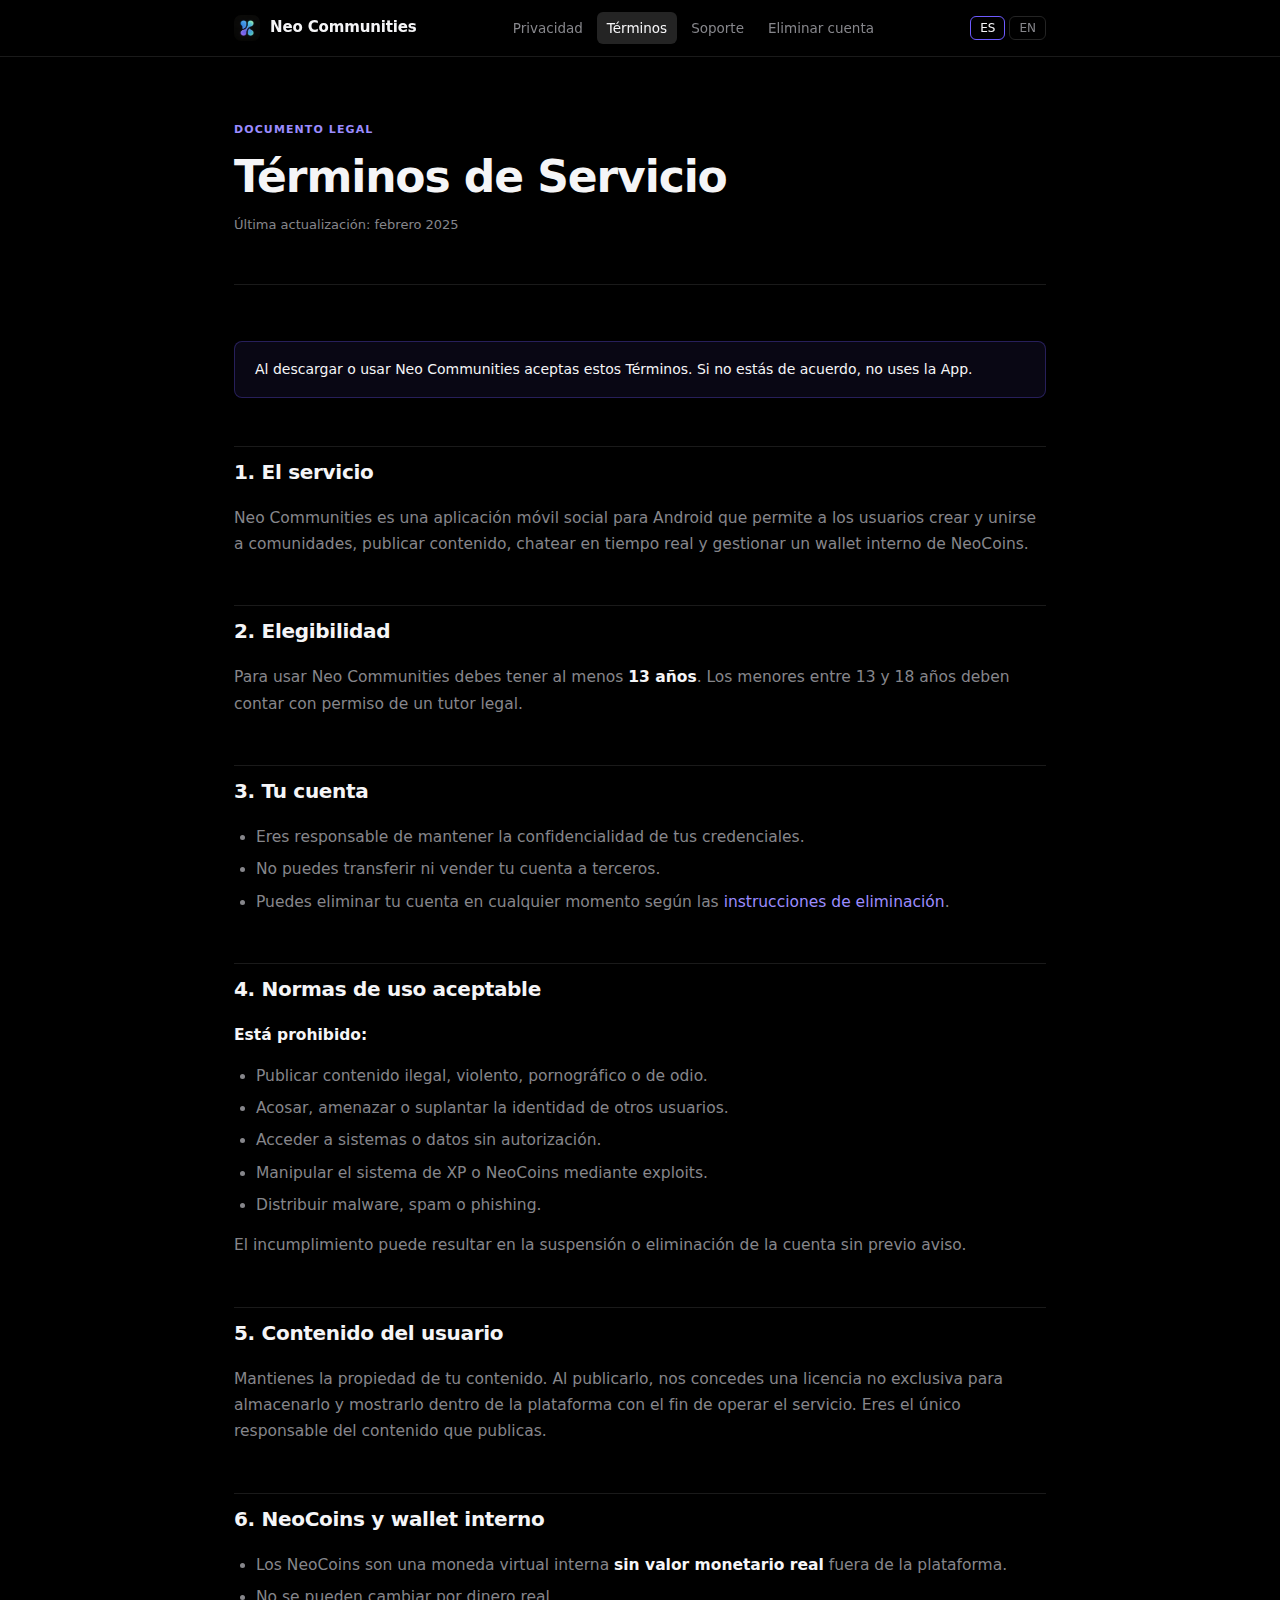
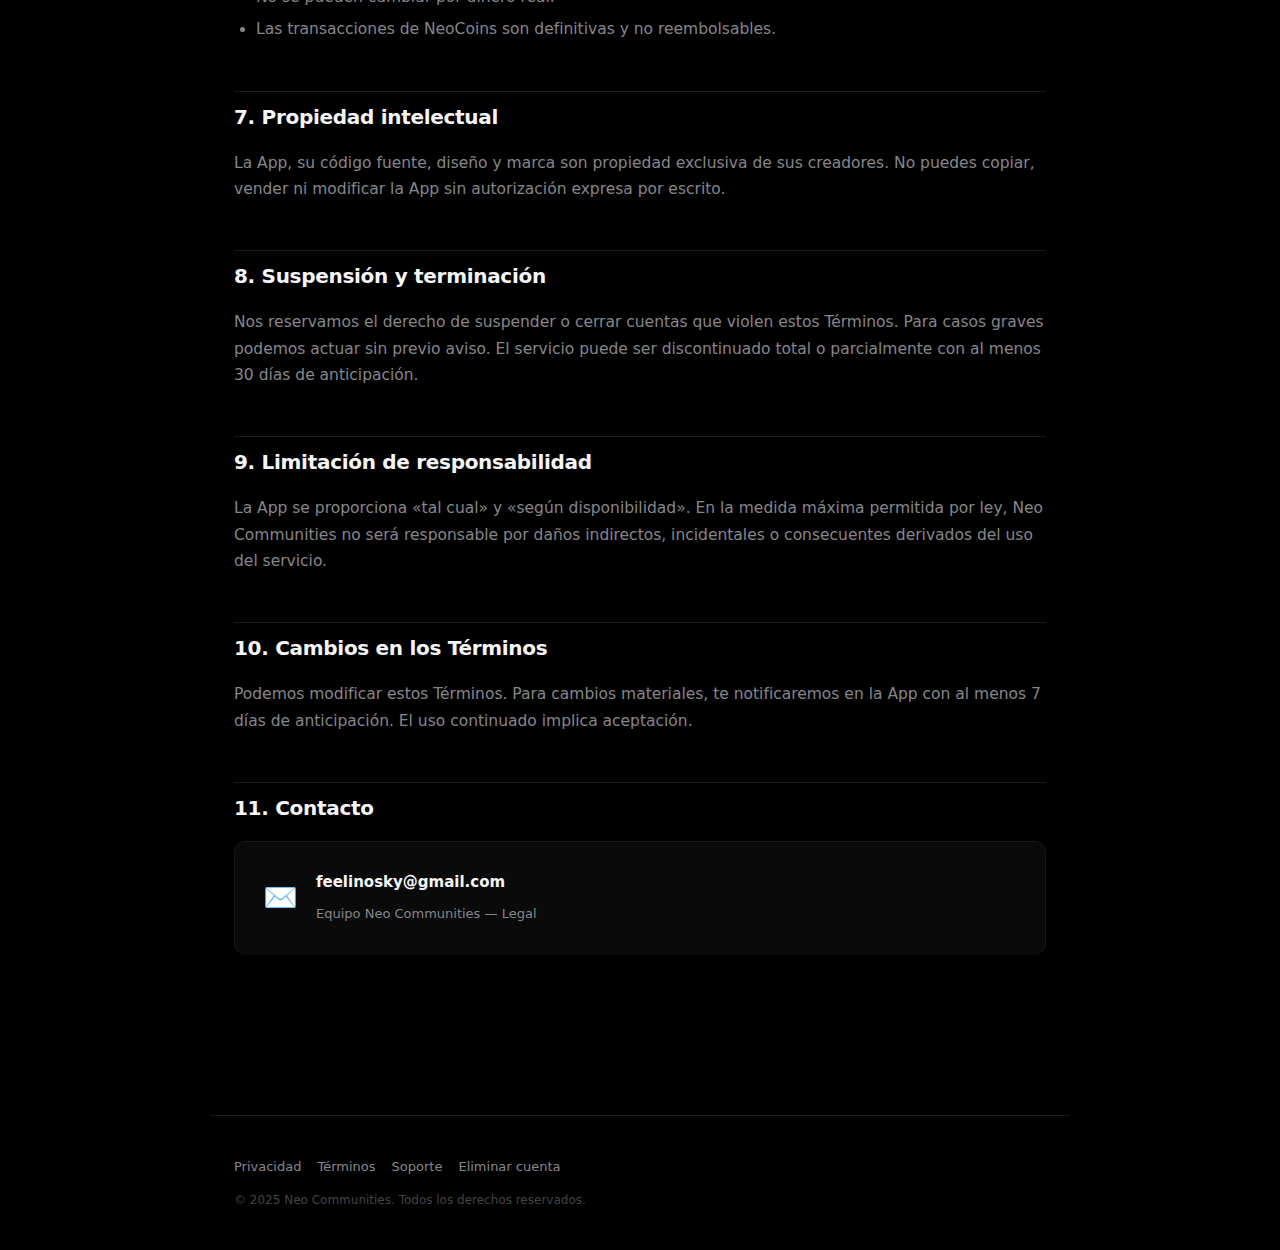
<file: terms.html>
<!DOCTYPE html>
<html lang="es-419">

<head>
    <meta charset="UTF-8" />
    <meta name="viewport" content="width=device-width, initial-scale=1.0" />
    <title>Términos de Servicio — Neo Communities</title>
    <meta name="description" content="Términos de Servicio de Neo Communities." />
    <meta name="robots" content="index, follow" />
    <link rel="canonical" href="https://neocommunities.app/terms.html" />
    <link rel="icon" href="assets/logo.png" type="image/png" />
    <link rel="stylesheet" href="assets/style.css" />
</head>

<body>

    <header class="site-header">
        <nav class="nav-inner" aria-label="Navegación principal">
            <a href="index.html" class="nav-brand">
                <img src="assets/logo.png" alt="" aria-hidden="true" class="brand-logo" />
                Neo Communities
            </a>
            <div class="nav-links">
                <a href="privacy.html" data-es="Privacidad" data-en="Privacy">Privacidad</a>
                <a href="terms.html" data-es="Términos" data-en="Terms">Términos</a>
                <a href="support.html" data-es="Soporte" data-en="Support">Soporte</a>
                <a href="delete-account.html" data-es="Eliminar cuenta" data-en="Delete Account">Eliminar cuenta</a>
            </div>
            <div class="nav-lang">
                <button class="lang-btn active" data-lang="es">ES</button>
                <button class="lang-btn" data-lang="en">EN</button>
            </div>
            <button class="nav-hamburger" aria-label="Menú" aria-expanded="false"
                onclick="var m=document.getElementById('mob-nav');var open=m.classList.toggle('open');this.setAttribute('aria-expanded',open);">
                <span></span><span></span><span></span>
            </button>
        </nav>
    </header>
    <nav id="mob-nav" class="nav-mobile-menu" aria-label="Menú móvil">
        <a href="privacy.html" data-es="Privacidad" data-en="Privacy">Privacidad</a>
        <a href="terms.html" data-es="Términos" data-en="Terms">Términos</a>
        <a href="support.html" data-es="Soporte" data-en="Support">Soporte</a>
        <a href="delete-account.html" data-es="Eliminar cuenta" data-en="Delete Account">Eliminar cuenta</a>
    </nav>


    <main class="site-wrapper section">
        <div class="page-hero">
            <p class="eyebrow" data-es="Documento legal" data-en="Legal document">Documento legal</p>
            <h1 id="page-title" data-es="Términos de Servicio" data-en="Terms of Service">Términos de Servicio</h1>
            <p class="meta" data-es="Última actualización: febrero 2025" data-en="Last updated: February 2025">Última
                actualización: febrero 2025</p>
        </div>

        <article class="prose" aria-labelledby="page-title">

            <div class="info-box" role="note">
                <span
                    data-es="Al descargar o usar Neo Communities aceptas estos Términos. Si no estás de acuerdo, no uses la App."
                    data-en="By downloading or using Neo Communities you accept these Terms. If you disagree, do not use the App.">
                    Al descargar o usar Neo Communities aceptas estos Términos. Si no estás de acuerdo, no uses la App.
                </span>
            </div>

            <h2 data-es="1. El servicio" data-en="1. The Service">1. El servicio</h2>
            <p data-es="Neo Communities es una aplicación móvil social para Android que permite a los usuarios crear y unirse a comunidades, publicar contenido, chatear en tiempo real y gestionar un wallet interno de NeoCoins."
                data-en="Neo Communities is a social mobile app for Android that allows users to create and join communities, publish content, chat in real time, and manage an internal NeoCoins wallet.">
                Neo Communities es una aplicación móvil social para Android que permite a los usuarios crear y unirse a
                comunidades, publicar contenido, chatear en tiempo real y gestionar un wallet interno de NeoCoins.
            </p>

            <h2 data-es="2. Elegibilidad" data-en="2. Eligibility">2. Elegibilidad</h2>
            <p data-es="Para usar Neo Communities debes tener al menos <strong>13 años</strong>. Los menores entre 13 y 18 años deben contar con permiso de un tutor legal."
                data-en="To use Neo Communities you must be at least <strong>13 years old</strong>. Minors between 13 and 18 must have parental consent.">
                Para usar Neo Communities debes tener al menos <strong>13 años</strong>. Los menores entre 13 y 18 años
                deben contar con permiso de un tutor legal.
            </p>

            <h2 data-es="3. Tu cuenta" data-en="3. Your Account">3. Tu cuenta</h2>
            <ul>
                <li data-es="Eres responsable de mantener la confidencialidad de tus credenciales."
                    data-en="You are responsible for maintaining credential confidentiality.">Eres responsable de
                    mantener la confidencialidad de tus credenciales.</li>
                <li data-es="No puedes transferir ni vender tu cuenta a terceros."
                    data-en="You may not transfer or sell your account.">No puedes transferir ni vender tu cuenta a
                    terceros.</li>
                <li data-es="Puedes eliminar tu cuenta en cualquier momento según las <a href='delete-account.html'>instrucciones de eliminación</a>."
                    data-en="You may delete your account at any time per the <a href='delete-account.html'>deletion instructions</a>.">
                    Puedes eliminar tu cuenta en cualquier momento según las <a href="delete-account.html">instrucciones
                        de eliminación</a>.</li>
            </ul>

            <h2 data-es="4. Normas de uso aceptable" data-en="4. Acceptable Use">4. Normas de uso aceptable</h2>
            <p data-es="<strong>Está prohibido:</strong>" data-en="<strong>Prohibited:</strong>"><strong>Está
                    prohibido:</strong></p>
            <ul>
                <li data-es="Publicar contenido ilegal, violento, pornográfico o de odio."
                    data-en="Posting illegal, violent, pornographic or hate content.">Publicar contenido ilegal,
                    violento, pornográfico o de odio.</li>
                <li data-es="Acosar, amenazar o suplantar la identidad de otros usuarios."
                    data-en="Harassing, threatening or impersonating other users.">Acosar, amenazar o suplantar la
                    identidad de otros usuarios.</li>
                <li data-es="Acceder a sistemas o datos sin autorización."
                    data-en="Accessing systems or data without authorization.">Acceder a sistemas o datos sin
                    autorización.</li>
                <li data-es="Manipular el sistema de XP o NeoCoins mediante exploits."
                    data-en="Manipulating the XP or NeoCoins system via exploits.">Manipular el sistema de XP o NeoCoins
                    mediante exploits.</li>
                <li data-es="Distribuir malware, spam o phishing." data-en="Distributing malware, spam or phishing.">
                    Distribuir malware, spam o phishing.</li>
            </ul>
            <p data-es="El incumplimiento puede resultar en la suspensión o eliminación de la cuenta sin previo aviso."
                data-en="Violation may result in account suspension or deletion without prior notice.">
                El incumplimiento puede resultar en la suspensión o eliminación de la cuenta sin previo aviso.
            </p>

            <h2 data-es="5. Contenido del usuario" data-en="5. User Content">5. Contenido del usuario</h2>
            <p data-es="Mantienes la propiedad de tu contenido. Al publicarlo, nos concedes una licencia no exclusiva para almacenarlo y mostrarlo dentro de la plataforma con el fin de operar el servicio. Eres el único responsable del contenido que publicas."
                data-en="You retain ownership of your content. By publishing it, you grant us a non-exclusive license to store and display it within the platform to operate the service. You are solely responsible for content you publish.">
                Mantienes la propiedad de tu contenido. Al publicarlo, nos concedes una licencia no exclusiva para
                almacenarlo y mostrarlo dentro de la plataforma con el fin de operar el servicio. Eres el único
                responsable del contenido que publicas.
            </p>

            <h2 data-es="6. NeoCoins y wallet interno" data-en="6. NeoCoins and Internal Wallet">6. NeoCoins y wallet
                interno</h2>
            <ul>
                <li data-es="Los NeoCoins son una moneda virtual interna <strong>sin valor monetario real</strong> fuera de la plataforma."
                    data-en="NeoCoins are an internal virtual currency <strong>with no real-world monetary value</strong>.">
                    Los NeoCoins son una moneda virtual interna <strong>sin valor monetario real</strong> fuera de la
                    plataforma.</li>
                <li data-es="No se pueden cambiar por dinero real." data-en="They cannot be exchanged for real money.">
                    No se pueden cambiar por dinero real.</li>
                <li data-es="Las transacciones de NeoCoins son definitivas y no reembolsables."
                    data-en="NeoCoins transactions are final and non-refundable.">Las transacciones de NeoCoins son
                    definitivas y no reembolsables.</li>
            </ul>

            <h2 data-es="7. Propiedad intelectual" data-en="7. Intellectual Property">7. Propiedad intelectual</h2>
            <p data-es="La App, su código fuente, diseño y marca son propiedad exclusiva de sus creadores. No puedes copiar, vender ni modificar la App sin autorización expresa por escrito."
                data-en="The App, its source code, design and brand are the exclusive property of its creators. You may not copy, sell or modify the App without express written authorization.">
                La App, su código fuente, diseño y marca son propiedad exclusiva de sus creadores. No puedes copiar,
                vender ni modificar la App sin autorización expresa por escrito.
            </p>

            <h2 data-es="8. Suspensión y terminación" data-en="8. Suspension and Termination">8. Suspensión y
                terminación</h2>
            <p data-es="Nos reservamos el derecho de suspender o cerrar cuentas que violen estos Términos. Para casos graves podemos actuar sin previo aviso. El servicio puede ser discontinuado total o parcialmente con al menos 30 días de anticipación."
                data-en="We reserve the right to suspend or close accounts that violate these Terms. In serious cases we may act without prior notice. The service may be discontinued with at least 30 days notice.">
                Nos reservamos el derecho de suspender o cerrar cuentas que violen estos Términos. Para casos graves
                podemos actuar sin previo aviso. El servicio puede ser discontinuado total o parcialmente con al menos
                30 días de anticipación.
            </p>

            <h2 data-es="9. Limitación de responsabilidad" data-en="9. Limitation of Liability">9. Limitación de
                responsabilidad</h2>
            <p data-es="La App se proporciona «tal cual» y «según disponibilidad». En la medida máxima permitida por ley, Neo Communities no será responsable por daños indirectos, incidentales o consecuentes derivados del uso del servicio."
                data-en="The App is provided &quot;as is&quot; and &quot;as available&quot;. To the maximum extent permitted by law, Neo Communities will not be liable for indirect, incidental or consequential damages arising from use of the service.">
                La App se proporciona «tal cual» y «según disponibilidad». En la medida máxima permitida por ley, Neo
                Communities no será responsable por daños indirectos, incidentales o consecuentes derivados del uso del
                servicio.
            </p>

            <h2 data-es="10. Cambios en los Términos" data-en="10. Changes to Terms">10. Cambios en los Términos</h2>
            <p data-es="Podemos modificar estos Términos. Para cambios materiales, te notificaremos en la App con al menos 7 días de anticipación. El uso continuado implica aceptación."
                data-en="We may modify these Terms. For material changes we will notify you in-app at least 7 days in advance. Continued use implies acceptance.">
                Podemos modificar estos Términos. Para cambios materiales, te notificaremos en la App con al menos 7
                días de anticipación. El uso continuado implica aceptación.
            </p>

            <h2 data-es="11. Contacto" data-en="11. Contact">11. Contacto</h2>
            <a href="mailto:feelinosky@gmail.com" class="contact-card" id="terms-contact">
                <span class="contact-icon">✉️</span>
                <div class="contact-info">
                    <strong>feelinosky@gmail.com</strong>
                    <span data-es="Equipo Neo Communities — Legal" data-en="Neo Communities Team — Legal">Equipo Neo
                        Communities — Legal</span>
                </div>
            </a>
        </article>
    </main>

    <footer class="site-footer">
        <nav class="footer-links">
            <a href="privacy.html" data-es="Privacidad" data-en="Privacy">Privacidad</a>
            <a href="terms.html" data-es="Términos" data-en="Terms">Términos</a>
            <a href="support.html" data-es="Soporte" data-en="Support">Soporte</a>
            <a href="delete-account.html" data-es="Eliminar cuenta" data-en="Delete Account">Eliminar cuenta</a>
        </nav>
        <p class="footer-copy" data-es="© 2025 Neo Communities. Todos los derechos reservados."
            data-en="© 2025 Neo Communities. All rights reserved.">
            © 2025 Neo Communities. Todos los derechos reservados.
        </p>
    </footer>

    <script src="assets/i18n.js"></script>
</body>

</html>
</file>
<file: assets/style.css>
/* =========================================================
   Neo Communities — Legal Site
   OLED-first · system-ui · es-419 · GitHub Pages
   ========================================================= */

:root {
    --c-bg: #000000;
    --c-surface: #0a0a0a;
    --c-border: #1a1a1a;
    --c-border-2: #242424;
    --c-text: #f5f5f7;
    --c-muted: #86868b;
    --c-accent: #6e5bff;
    --c-accent-2: #9b8cff;
    --c-danger: #ff453a;

    --radius: 12px;
    --radius-sm: 8px;
    --max-w: 860px;
    --font: system-ui, -apple-system, BlinkMacSystemFont, "Segoe UI", Roboto, sans-serif;
    --mono: ui-monospace, "SF Mono", "Cascadia Code", monospace;
}

*,
*::before,
*::after {
    box-sizing: border-box;
    margin: 0;
    padding: 0;
}

html {
    scroll-behavior: smooth;
}

body {
    background: var(--c-bg);
    color: var(--c-text);
    font-family: var(--font);
    font-size: 16px;
    line-height: 1.7;
    -webkit-font-smoothing: antialiased;
    min-height: 100dvh;
}

/* ── Layout ─────────────────────────────────────── */
.site-wrapper {
    max-width: var(--max-w);
    margin: 0 auto;
    padding: 0 24px;
}

/* ── Header / Nav ───────────────────────────────── */
.site-header {
    border-bottom: 1px solid var(--c-border);
    position: sticky;
    top: 0;
    z-index: 100;
    background: rgba(0, 0, 0, 0.85);
    backdrop-filter: blur(20px);
    -webkit-backdrop-filter: blur(20px);
}

.nav-inner {
    max-width: var(--max-w);
    margin: 0 auto;
    padding: 0 24px;
    height: 56px;
    display: flex;
    align-items: center;
    justify-content: space-between;
    gap: 16px;
}

.nav-brand {
    display: flex;
    align-items: center;
    gap: 10px;
    text-decoration: none;
    color: var(--c-text);
    font-weight: 600;
    font-size: 15px;
    letter-spacing: -0.01em;
    flex-shrink: 0;
}

.nav-brand .brand-dot {
    width: 26px;
    height: 26px;
    border-radius: 8px;
    background: var(--c-accent);
    display: flex;
    align-items: center;
    justify-content: center;
    font-size: 13px;
    font-weight: 700;
    color: #fff;
}

.nav-brand .brand-logo {
    width: 26px;
    height: 26px;
    border-radius: 7px;
    object-fit: contain;
    display: block;
    flex-shrink: 0;
}

.nav-links {
    display: flex;
    align-items: center;
    gap: 4px;
    flex-wrap: wrap;
}

.nav-links a {
    color: var(--c-muted);
    text-decoration: none;
    font-size: 13.5px;
    padding: 5px 10px;
    border-radius: 6px;
    transition: color .18s, background .18s;
    white-space: nowrap;
}

.nav-links a:hover,
.nav-links a.active {
    color: var(--c-text);
    background: var(--c-border-2);
}

.nav-lang {
    display: flex;
    align-items: center;
    gap: 4px;
    flex-shrink: 0;
}

.lang-btn {
    background: none;
    border: 1px solid var(--c-border-2);
    border-radius: 6px;
    color: var(--c-muted);
    font-size: 12px;
    padding: 4px 9px;
    cursor: pointer;
    transition: color .18s, border-color .18s;
    font-family: var(--font);
}

.lang-btn:hover,
.lang-btn.active {
    color: var(--c-text);
    border-color: var(--c-accent);
}

/* ── Hero ───────────────────────────────────────── */
.hero {
    padding: 96px 0 80px;
    text-align: center;
}

.hero-badge {
    display: inline-flex;
    align-items: center;
    gap: 6px;
    border: 1px solid var(--c-border-2);
    border-radius: 999px;
    padding: 4px 14px;
    font-size: 12px;
    color: var(--c-muted);
    letter-spacing: .04em;
    text-transform: uppercase;
    margin-bottom: 28px;
}

.hero h1 {
    font-size: clamp(36px, 6vw, 60px);
    font-weight: 700;
    letter-spacing: -0.03em;
    line-height: 1.1;
    color: var(--c-text);
    margin-bottom: 18px;
}

.hero h1 span {
    background: linear-gradient(135deg, #6e5bff 0%, #a78bfa 60%, #c4b5fd 100%);
    -webkit-background-clip: text;
    -webkit-text-fill-color: transparent;
    background-clip: text;
}

.hero p {
    font-size: 18px;
    color: var(--c-muted);
    max-width: 520px;
    margin: 0 auto 36px;
    line-height: 1.6;
}

/* ── Cards grid (home) ──────────────────────────── */
.cards-grid {
    display: grid;
    grid-template-columns: repeat(auto-fit, minmax(200px, 1fr));
    gap: 12px;
    padding-bottom: 80px;
}

.card-link {
    display: flex;
    flex-direction: column;
    gap: 10px;
    background: var(--c-surface);
    border: 1px solid var(--c-border);
    border-radius: var(--radius);
    padding: 24px;
    text-decoration: none;
    color: var(--c-text);
    transition: border-color .2s, transform .2s, box-shadow .2s;
}

.card-link:hover {
    border-color: var(--c-accent);
    transform: translateY(-2px);
    box-shadow: 0 8px 32px rgba(110, 91, 255, .15);
}

.card-icon {
    font-size: 22px;
    line-height: 1;
}

.card-title {
    font-size: 14px;
    font-weight: 600;
    color: var(--c-text);
}

.card-desc {
    font-size: 13px;
    color: var(--c-muted);
    line-height: 1.5;
}

/* ── Page header ────────────────────────────────── */
.page-hero {
    padding: 64px 0 48px;
    border-bottom: 1px solid var(--c-border);
    margin-bottom: 56px;
}

.page-hero .eyebrow {
    font-size: 11px;
    text-transform: uppercase;
    letter-spacing: .1em;
    color: var(--c-accent-2);
    font-weight: 600;
    margin-bottom: 12px;
}

.page-hero h1 {
    font-size: clamp(28px, 4vw, 44px);
    font-weight: 700;
    letter-spacing: -0.025em;
    line-height: 1.15;
    color: var(--c-text);
    margin-bottom: 12px;
}

.page-hero .meta {
    font-size: 13px;
    color: var(--c-muted);
}

/* ── Article prose ──────────────────────────────── */
.prose {
    max-width: 100%;
}

.prose h2 {
    font-size: 20px;
    font-weight: 650;
    letter-spacing: -0.015em;
    color: var(--c-text);
    margin: 48px 0 16px;
    padding-top: 8px;
    border-top: 1px solid var(--c-border);
}

.prose h3 {
    font-size: 15px;
    font-weight: 600;
    color: var(--c-accent-2);
    margin: 28px 0 10px;
    text-transform: uppercase;
    letter-spacing: .05em;
}

.prose p {
    color: var(--c-muted);
    margin-bottom: 14px;
    font-size: 15.5px;
}

.prose strong {
    color: var(--c-text);
    font-weight: 600;
}

.prose ul,
.prose ol {
    padding-left: 22px;
    margin-bottom: 14px;
}

.prose li {
    color: var(--c-muted);
    font-size: 15.5px;
    margin-bottom: 6px;
}

.prose a {
    color: var(--c-accent-2);
    text-decoration: none;
    border-bottom: 1px solid transparent;
    transition: border-color .15s;
}

.prose a:hover {
    border-color: var(--c-accent-2);
}

/* ── Info box ───────────────────────────────────── */
.info-box {
    background: rgba(110, 91, 255, .08);
    border: 1px solid rgba(110, 91, 255, .3);
    border-radius: var(--radius-sm);
    padding: 16px 20px;
    margin: 20px 0;
    font-size: 14px;
    color: var(--c-text);
    line-height: 1.6;
}

.warn-box {
    background: rgba(255, 69, 58, .06);
    border: 1px solid rgba(255, 69, 58, .25);
    border-radius: var(--radius-sm);
    padding: 16px 20px;
    margin: 20px 0;
    font-size: 14px;
    color: var(--c-text);
    line-height: 1.6;
}

/* ── Step list ──────────────────────────────────── */
.steps {
    list-style: none;
    padding: 0;
    counter-reset: step;
    margin: 20px 0;
}

.steps li {
    counter-increment: step;
    display: flex;
    gap: 14px;
    align-items: flex-start;
    padding: 14px 0;
    border-bottom: 1px solid var(--c-border);
    color: var(--c-muted);
    font-size: 15px;
}

.steps li::before {
    content: counter(step);
    display: flex;
    align-items: center;
    justify-content: center;
    min-width: 28px;
    height: 28px;
    border-radius: 50%;
    background: var(--c-surface);
    border: 1px solid var(--c-border-2);
    color: var(--c-accent-2);
    font-size: 12px;
    font-weight: 700;
    flex-shrink: 0;
    margin-top: 1px;
}

/* ── Code / kbd ─────────────────────────────────── */
code {
    font-family: var(--mono);
    font-size: .88em;
    background: var(--c-surface);
    border: 1px solid var(--c-border-2);
    border-radius: 4px;
    padding: 2px 6px;
    color: var(--c-accent-2);
}

/* ── FAQ accordion ──────────────────────────────── */
.faq-list {
    list-style: none;
    padding: 0;
}

.faq-list details {
    border-bottom: 1px solid var(--c-border);
}

.faq-list summary {
    display: flex;
    align-items: center;
    justify-content: space-between;
    padding: 18px 0;
    cursor: pointer;
    font-size: 15px;
    font-weight: 500;
    color: var(--c-text);
    list-style: none;
    gap: 12px;
}

.faq-list summary::-webkit-details-marker {
    display: none;
}

.faq-list summary::after {
    content: "+";
    color: var(--c-muted);
    font-size: 18px;
    font-weight: 300;
    flex-shrink: 0;
    transition: transform .2s;
}

.faq-list details[open] summary::after {
    transform: rotate(45deg);
}

.faq-body {
    padding-bottom: 18px;
    font-size: 14.5px;
    color: var(--c-muted);
    line-height: 1.65;
}

/* ── Table ──────────────────────────────────────── */
.data-table {
    width: 100%;
    border-collapse: collapse;
    font-size: 14px;
    margin: 20px 0;
}

.data-table th {
    text-align: left;
    padding: 10px 14px;
    background: var(--c-surface);
    color: var(--c-text);
    font-weight: 600;
    font-size: 12px;
    text-transform: uppercase;
    letter-spacing: .06em;
    border-bottom: 1px solid var(--c-border-2);
}

.data-table td {
    padding: 12px 14px;
    border-bottom: 1px solid var(--c-border);
    color: var(--c-muted);
    vertical-align: top;
}

.data-table td strong {
    color: var(--c-text);
}

/* ── Contact card ───────────────────────────────── */
.contact-card {
    background: var(--c-surface);
    border: 1px solid var(--c-border);
    border-radius: var(--radius);
    padding: 28px;
    display: flex;
    align-items: center;
    gap: 18px;
    text-decoration: none;
    transition: border-color .2s, box-shadow .2s;
}

.contact-card:hover {
    border-color: var(--c-accent);
    box-shadow: 0 4px 24px rgba(110, 91, 255, .12);
}

.contact-icon {
    font-size: 28px;
    line-height: 1;
}

.contact-info strong {
    display: block;
    font-size: 15px;
    color: var(--c-text);
    margin-bottom: 3px;
}

.contact-info span {
    font-size: 13px;
    color: var(--c-muted);
}

/* ── Footer ─────────────────────────────────────── */
.site-footer {
    border-top: 1px solid var(--c-border);
    margin-top: 80px;
    padding: 40px 24px;
    max-width: var(--max-w);
    margin-left: auto;
    margin-right: auto;
    display: flex;
    flex-direction: column;
    gap: 8px;
}

.footer-links {
    display: flex;
    flex-wrap: wrap;
    gap: 4px 16px;
    margin-bottom: 4px;
}

.footer-links a {
    font-size: 13px;
    color: var(--c-muted);
    text-decoration: none;
    transition: color .15s;
}

.footer-links a:hover {
    color: var(--c-text);
}

.footer-copy {
    font-size: 12px;
    color: #444;
}

/* ── Section padding ────────────────────────────── */
.section {
    padding-bottom: 80px;
}

/* ── Utilities ──────────────────────────────────── */
.text-muted {
    color: var(--c-muted);
}

.mt-8 {
    margin-top: 8px;
}

.mt-16 {
    margin-top: 16px;
}

.mt-24 {
    margin-top: 24px;
}

/* ── Responsive ─────────────────────────────────── */
/* ── Tablas: scroll horizontal en mobile ── */
.data-table {
    display: block;
    overflow-x: auto;
    -webkit-overflow-scrolling: touch;
}

/* ── Mobile nav (oculto en desktop) ── */
.nav-hamburger {
    display: none;
}

.nav-mobile-menu {
    display: none;
}

/* ── Responsive ── */
@media (max-width: 640px) {

    /* Nav */
    .nav-inner {
        padding: 0 16px;
    }

    .nav-links {
        display: none;
    }

    /* Menú hamburguesa */
    .nav-hamburger {
        display: flex;
        flex-direction: column;
        justify-content: center;
        gap: 5px;
        width: 36px;
        height: 36px;
        background: none;
        border: none;
        cursor: pointer;
        padding: 4px;
        border-radius: 8px;
    }

    .nav-hamburger span {
        display: block;
        width: 20px;
        height: 2px;
        background: var(--c-text-primary);
        border-radius: 2px;
        transition: opacity 0.2s;
    }

    /* Mobile nav drawer */
    .nav-mobile-menu {
        display: none;
        flex-direction: column;
        gap: 0;
        background: var(--c-surface);
        border-bottom: 1px solid var(--c-border);
        padding: 8px 16px 16px;
    }

    .nav-mobile-menu.open {
        display: flex;
    }

    .nav-mobile-menu a {
        padding: 12px 0;
        border-bottom: 1px solid var(--c-border);
        color: var(--c-text-primary);
        text-decoration: none;
        font-size: 15px;
    }

    .nav-mobile-menu a:last-child {
        border-bottom: none;
    }

    /* Layout */
    .site-wrapper {
        padding: 0 16px;
    }

    .hero {
        padding: 56px 0 48px;
    }

    .hero h1 {
        font-size: clamp(28px, 8vw, 40px);
    }

    .page-hero {
        padding: 40px 0 28px;
    }

    .page-hero h1 {
        font-size: clamp(24px, 7vw, 34px);
    }

    /* Cards: 1 columna en pantallas muy pequeñas */
    .cards-grid {
        grid-template-columns: 1fr 1fr;
    }
}

@media (max-width: 400px) {
    .cards-grid {
        grid-template-columns: 1fr;
    }
}
</file>
